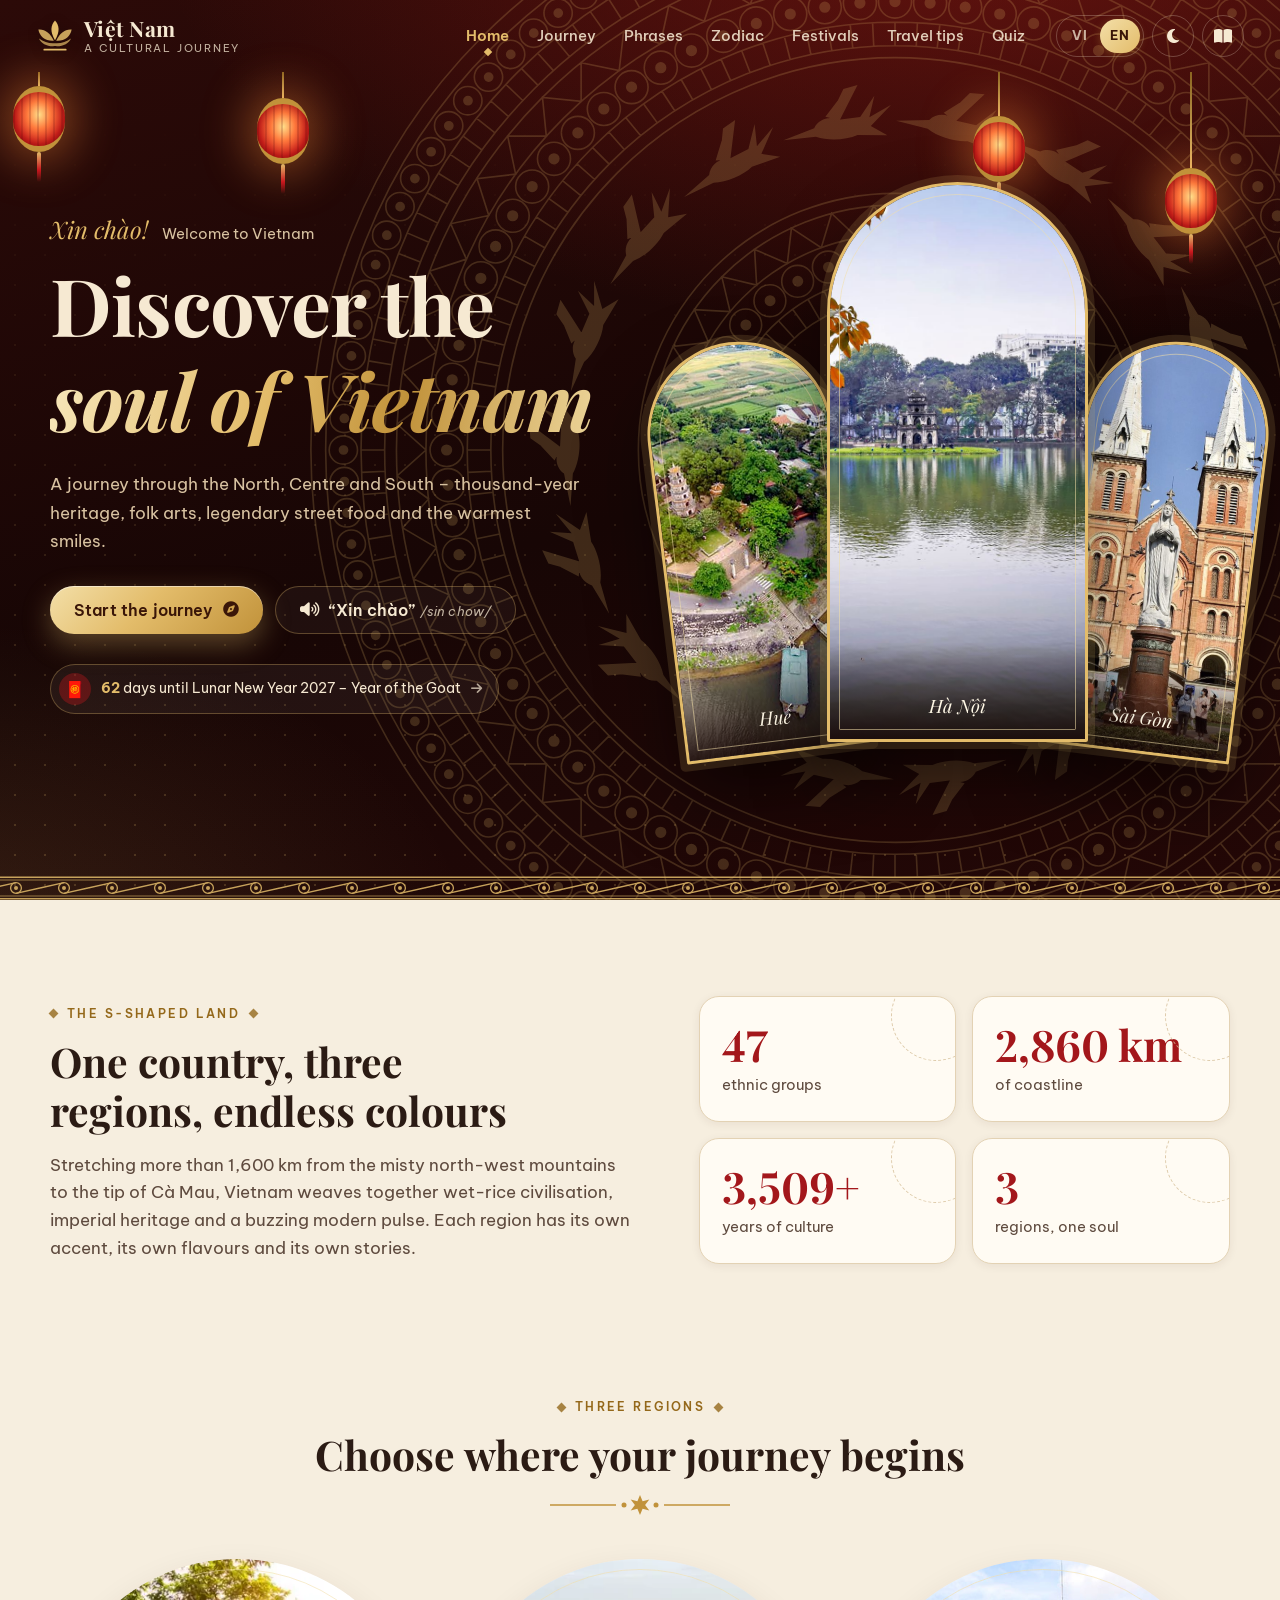
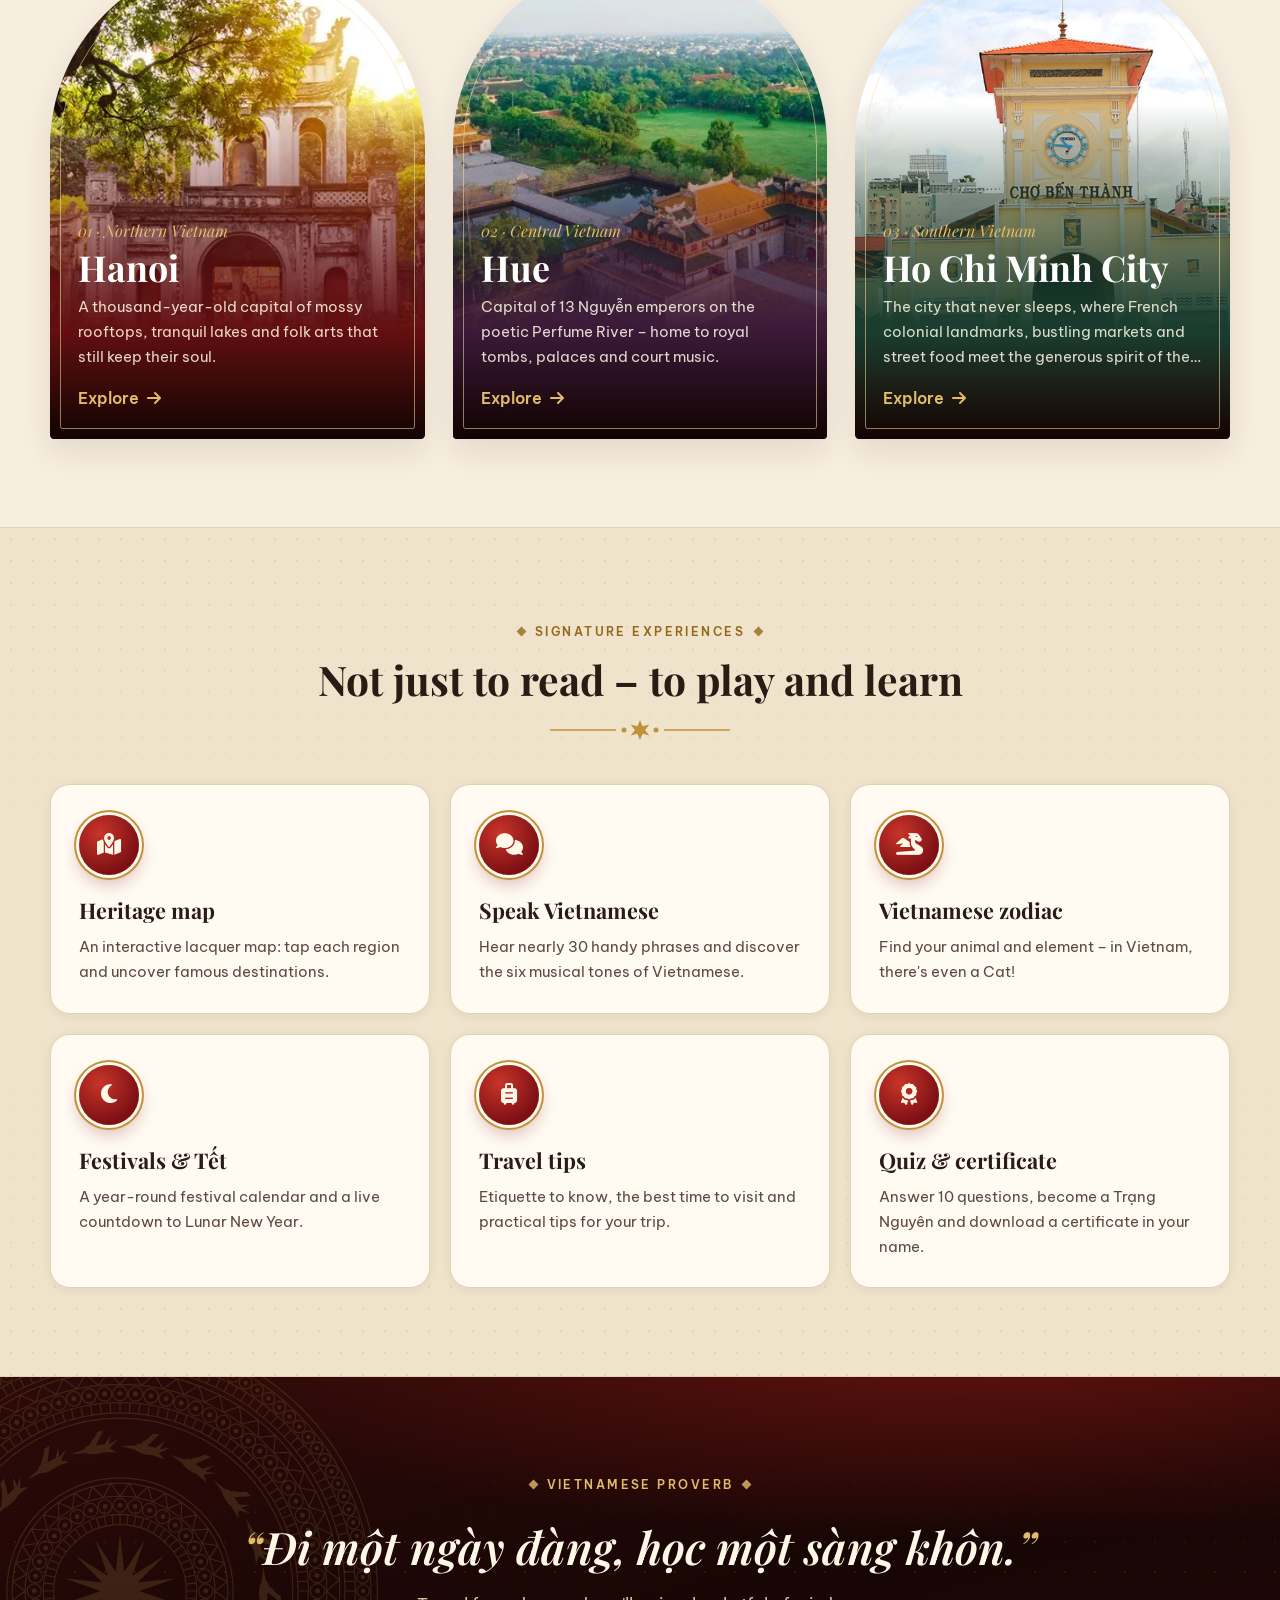
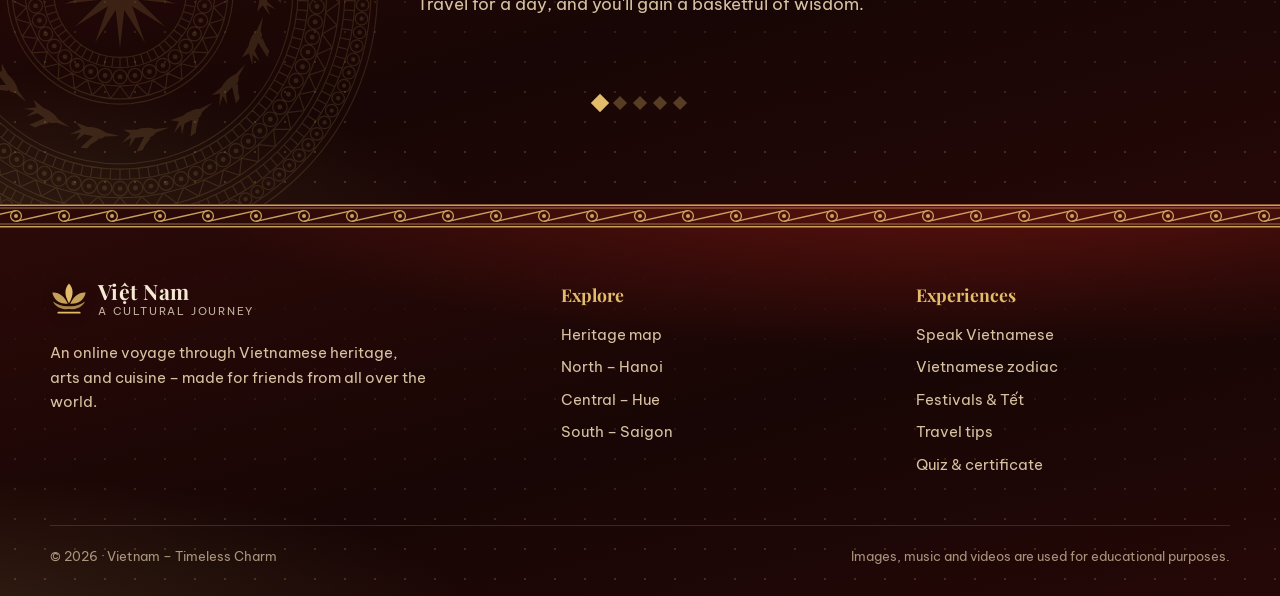
<file: index.html>
<!doctype html>
<html lang="vi">
  <head>
    <meta charset="UTF-8" />
    <meta name="viewport" content="width=device-width, initial-scale=1.0" />
    <meta
      name="description"
      content="Hành trình văn hóa Việt Nam song ngữ Việt – Anh: bản đồ di sản, ba miền Bắc – Trung – Nam, ẩm thực, lễ hội, 12 con giáp và cẩm nang du lịch. A bilingual journey through Vietnamese culture."
    />
    <meta name="theme-color" content="#7E1014" />
    <title>Việt Nam – Hành trình văn hóa</title>

    <!-- Áp dụng ngôn ngữ & giao diện đã lưu trước khi hiển thị (tránh nháy màn hình) -->
    <script>
      (function () {
        var d = document.documentElement, lang = "vi", theme = null;
        try { lang = localStorage.getItem("vn.lang") || (navigator.language || "vi").slice(0, 2); theme = localStorage.getItem("vn.theme"); } catch (e) {}
        d.lang = lang === "en" ? "en" : "vi";
        if (!theme) theme = window.matchMedia && matchMedia("(prefers-color-scheme: dark)").matches ? "dark" : "light";
        d.setAttribute("data-theme", theme);
      })();
    </script>

    <link rel="preconnect" href="https://fonts.googleapis.com" />
    <link rel="preconnect" href="https://fonts.gstatic.com" crossorigin />
    <link
      href="https://fonts.googleapis.com/css2?family=Be+Vietnam+Pro:wght@300;400;500;600;700&family=Playfair+Display:ital,wght@0,500;0,600;0,700;0,800;1,500;1,600;1,700&display=swap"
      rel="stylesheet"
    />
    <link rel="stylesheet" href="https://cdnjs.cloudflare.com/ajax/libs/font-awesome/6.4.0/css/all.min.css" />
    <link rel="stylesheet" href="style.css" />
  </head>
  <body>
    <a class="skip-link" href="#main" data-vi="Bỏ qua, tới nội dung chính" data-en="Skip to main content">Bỏ qua, tới nội dung chính</a>

    <!-- Biểu tượng SVG dùng chung (trống đồng được vẽ bằng script.js) -->
    <svg width="0" height="0" style="position:absolute" aria-hidden="true" focusable="false">
      <defs>
        <symbol id="lotus" viewBox="0 0 64 64">
          <path d="M32 6c7 8 9 18 0 33-9-15-7-25 0-33z" />
          <path d="M30 40C24 27 15 20 4 21c2 12 12 20 26 19z" opacity=".85" />
          <path d="M34 40c6-13 15-20 26-19-2 12-12 20-26 19z" opacity=".85" />
          <path d="M32 44c-9 1-19-2-27-8 4 9 14 14 27 13 13 1 23-4 27-13-8 6-18 9-27 8z" opacity=".7" />
          <path d="M14 55h36" fill="none" stroke="currentColor" stroke-width="3" stroke-linecap="round" />
        </symbol>
        <symbol id="blossom" viewBox="0 0 40 40">
          <g transform="translate(20 20)">
            <ellipse rx="7" ry="10" cy="-9" />
            <ellipse rx="7" ry="10" cy="-9" transform="rotate(72)" />
            <ellipse rx="7" ry="10" cy="-9" transform="rotate(144)" />
            <ellipse rx="7" ry="10" cy="-9" transform="rotate(216)" />
            <ellipse rx="7" ry="10" cy="-9" transform="rotate(288)" />
            <circle r="3.5" fill="#fff3c4" />
          </g>
        </symbol>
      </defs>
    </svg>

    <!-- ===================== THANH ĐIỀU HƯỚNG ===================== -->
    <header class="topbar" id="topbar">
      <a class="brand" href="#/home" aria-label="Việt Nam – Trang chủ">
        <svg class="brand-mark" aria-hidden="true"><use href="#lotus" /></svg>
        <span class="brand-text">
          <b>Việt Nam</b>
          <small data-vi="Hành trình văn hóa" data-en="A Cultural Journey">Hành trình văn hóa</small>
        </span>
      </a>

      <nav class="mainnav" id="mainnav" aria-label="Điều hướng chính">
        <a href="#/home" data-nav="home"><span data-vi="Trang chủ" data-en="Home">Trang chủ</span></a>
        <a href="#/map" data-nav="map"><span data-vi="Hành trình" data-en="Journey">Hành trình</span></a>
        <a href="#/phrases" data-nav="phrases"><span data-vi="Tiếng Việt" data-en="Phrases">Tiếng Việt</span></a>
        <a href="#/zodiac" data-nav="zodiac"><span data-vi="Con giáp" data-en="Zodiac">Con giáp</span></a>
        <a href="#/festivals" data-nav="festivals"><span data-vi="Lễ hội" data-en="Festivals">Lễ hội</span></a>
        <a href="#/tips" data-nav="tips"><span data-vi="Cẩm nang" data-en="Travel tips">Cẩm nang</span></a>
        <a href="#/quiz" data-nav="quiz"><span data-vi="Đố vui" data-en="Quiz">Đố vui</span></a>
      </nav>

      <div class="tools">
        <div class="lang-switch" role="group" aria-label="Ngôn ngữ / Language">
          <button type="button" data-lang="vi" lang="vi" title="Tiếng Việt">VI</button>
          <button type="button" data-lang="en" lang="en" title="English">EN</button>
        </div>
        <button type="button" class="icon-btn" id="theme-btn" data-vi-aria="Đổi giao diện sáng / tối" data-en-aria="Toggle light / dark theme">
          <i class="fa-solid fa-moon" aria-hidden="true"></i>
        </button>
        <button type="button" class="icon-btn" id="journal-btn" aria-controls="journal" aria-expanded="false" data-vi-aria="Sổ tay du lịch" data-en-aria="Travel journal">
          <i class="fa-solid fa-book-open" aria-hidden="true"></i>
          <span class="count" id="journal-count" hidden>0</span>
        </button>
        <button type="button" class="icon-btn menu-btn" id="menu-btn" aria-controls="mainnav" aria-expanded="false" data-vi-aria="Mở menu" data-en-aria="Open menu">
          <i class="fa-solid fa-bars" aria-hidden="true"></i>
        </button>
      </div>
    </header>

    <main id="main" tabindex="-1">
      <!-- ===================== TRANG CHỦ ===================== -->
      <section class="view" data-view="home">
        <div class="hero lacquer">
          <div class="hero-drum-wrap" aria-hidden="true">
            <svg class="hero-drum drum" viewBox="0 0 400 400"><use href="#drum" /></svg>
          </div>
          <div class="lanterns" aria-hidden="true">
            <span style="--x: 3%; --h: 14px; --d: 0s"></span>
            <span style="--x: 22%; --h: 26px; --d: -1.4s"></span>
            <span style="--x: 78%; --h: 44px; --d: -2.6s"></span>
            <span style="--x: 93%; --h: 96px; --d: -0.7s"></span>
          </div>

          <div class="container hero-inner">
            <div class="hero-copy">
              <p class="eyebrow">
                <span lang="vi">Xin chào!</span>
                <span data-vi="Chào mừng bạn đến Việt Nam" data-en="Welcome to Vietnam">Chào mừng bạn đến Việt Nam</span>
              </p>
              <h1 class="hero-title">
                <span data-vi="Khám phá" data-en="Discover the">Khám phá</span>
                <em data-vi="hồn Việt" data-en="soul of Vietnam">hồn Việt</em>
              </h1>
              <p class="hero-lead"
                data-vi="Hành trình qua ba miền Bắc – Trung – Nam: di sản nghìn năm, nghệ thuật dân gian, ẩm thực đường phố trứ danh và những nụ cười hiếu khách."
                data-en="A journey through the North, Centre and South – thousand-year heritage, folk arts, legendary street food and the warmest smiles.">
                Hành trình qua ba miền Bắc – Trung – Nam: di sản nghìn năm, nghệ thuật dân gian, ẩm thực đường phố trứ danh và những nụ cười hiếu khách.
              </p>
              <div class="hero-cta">
                <a class="btn btn-gold" href="#/map">
                  <span data-vi="Bắt đầu hành trình" data-en="Start the journey">Bắt đầu hành trình</span>
                  <i class="fa-solid fa-compass" aria-hidden="true"></i>
                </a>
                <button type="button" class="btn btn-ghost-light" data-speak="Xin chào">
                  <i class="fa-solid fa-volume-high" aria-hidden="true"></i>
                  <span><span lang="vi">“Xin chào”</span> <small>/sin chow/</small></span>
                </button>
              </div>
              <a class="tet-chip" href="#/festivals" id="hero-tet">
                <span class="tet-chip-icon" aria-hidden="true">🧧</span>
                <span class="tet-chip-text" data-tet-text></span>
                <i class="fa-solid fa-arrow-right" aria-hidden="true"></i>
              </a>
            </div>

            <div class="hero-art" aria-hidden="true">
              <figure class="arch arch-side arch-left">
                <img src="thien-mu-pagoda.jpg" alt="" />
                <figcaption>Huế</figcaption>
              </figure>
              <figure class="arch arch-main">
                <img src="img/ho-hoan-kiem.jpg" alt="" />
                <figcaption>Hà Nội</figcaption>
              </figure>
              <figure class="arch arch-side arch-right">
                <img src="img/duc-ba.jpg" alt="" />
                <figcaption>Sài Gòn</figcaption>
              </figure>
            </div>
          </div>
          <div class="ds-band" aria-hidden="true"></div>
        </div>

        <!-- Giới thiệu & con số -->
        <section class="intro container">
          <div class="intro-copy reveal">
            <p class="kicker" data-vi="Dải đất hình chữ S" data-en="The S-shaped land">Dải đất hình chữ S</p>
            <h2 class="sec-title" data-vi="Một đất nước, ba miền, muôn sắc thái" data-en="One country, three regions, endless colours">Một đất nước, ba miền, muôn sắc thái</h2>
            <p
              data-vi="Trải dài hơn 1.600 km từ núi rừng Tây Bắc đến mũi Cà Mau, Việt Nam là nơi giao hòa giữa văn minh lúa nước, di sản cung đình và nhịp sống sôi động hiện đại. Mỗi miền mang một giọng nói, một hương vị và một câu chuyện riêng."
              data-en="Stretching more than 1,600 km from the misty north-west mountains to the tip of Cà Mau, Vietnam weaves together wet-rice civilisation, imperial heritage and a buzzing modern pulse. Each region has its own accent, its own flavours and its own stories.">
              Trải dài hơn 1.600 km từ núi rừng Tây Bắc đến mũi Cà Mau, Việt Nam là nơi giao hòa giữa văn minh lúa nước, di sản cung đình và nhịp sống sôi động hiện đại. Mỗi miền mang một giọng nói, một hương vị và một câu chuyện riêng.
            </p>
          </div>
          <dl class="stats reveal">
            <div class="stat"><dt data-count="54">54</dt><dd data-vi="dân tộc anh em" data-en="ethnic groups">dân tộc anh em</dd></div>
            <div class="stat"><dt data-count="3260" data-suffix=" km">3.260 km</dt><dd data-vi="đường bờ biển" data-en="of coastline">đường bờ biển</dd></div>
            <div class="stat"><dt data-count="4000" data-suffix="+">4.000+</dt><dd data-vi="năm văn hiến" data-en="years of culture">năm văn hiến</dd></div>
            <div class="stat"><dt data-count="3">3</dt><dd data-vi="miền – một hồn Việt" data-en="regions, one soul">miền – một hồn Việt</dd></div>
          </dl>
        </section>

        <!-- Ba miền -->
        <section class="section">
          <div class="container">
            <div class="sec-head reveal">
              <p class="kicker" data-vi="Ba miền" data-en="Three regions">Ba miền</p>
              <h2 class="sec-title" data-vi="Chọn điểm khởi hành của bạn" data-en="Choose where your journey begins">Chọn điểm khởi hành của bạn</h2>
              <span class="orn" aria-hidden="true"></span>
            </div>
            <div class="region-cards" id="home-regions"></div>
          </div>
        </section>

        <!-- Trải nghiệm -->
        <section class="section section-alt">
          <div class="container">
            <div class="sec-head reveal">
              <p class="kicker" data-vi="Trải nghiệm đặc sắc" data-en="Signature experiences">Trải nghiệm đặc sắc</p>
              <h2 class="sec-title" data-vi="Không chỉ để xem – còn để chơi và học" data-en="Not just to read – to play and learn">Không chỉ để xem – còn để chơi và học</h2>
              <span class="orn" aria-hidden="true"></span>
            </div>
            <div class="exp-grid">
              <a class="exp-card reveal" href="#/map">
                <span class="exp-icon"><i class="fa-solid fa-map-location-dot"></i></span>
                <h3 data-vi="Bản đồ di sản" data-en="Heritage map">Bản đồ di sản</h3>
                <p data-vi="Bản đồ sơn mài tương tác: chạm vào từng miền và khám phá những điểm đến nổi tiếng." data-en="An interactive lacquer map: tap each region and uncover famous destinations.">Bản đồ sơn mài tương tác: chạm vào từng miền và khám phá những điểm đến nổi tiếng.</p>
              </a>
              <a class="exp-card reveal" href="#/phrases">
                <span class="exp-icon"><i class="fa-solid fa-comments"></i></span>
                <h3 data-vi="Nói tiếng Việt" data-en="Speak Vietnamese">Nói tiếng Việt</h3>
                <p data-vi="Nghe phát âm gần 30 câu nói hữu ích và khám phá 6 thanh điệu của tiếng Việt." data-en="Hear nearly 30 handy phrases and discover the six musical tones of Vietnamese.">Nghe phát âm gần 30 câu nói hữu ích và khám phá 6 thanh điệu của tiếng Việt.</p>
              </a>
              <a class="exp-card reveal" href="#/zodiac">
                <span class="exp-icon"><i class="fa-solid fa-dragon"></i></span>
                <h3 data-vi="12 con giáp" data-en="Vietnamese zodiac">12 con giáp</h3>
                <p data-vi="Bạn tuổi con gì, mệnh gì? Ở Việt Nam có cả… con Mèo!" data-en="Find your animal and element – in Vietnam, there's even a Cat!">Bạn tuổi con gì, mệnh gì? Ở Việt Nam có cả… con Mèo!</p>
              </a>
              <a class="exp-card reveal" href="#/festivals">
                <span class="exp-icon"><i class="fa-solid fa-moon"></i></span>
                <h3 data-vi="Lễ hội & Tết" data-en="Festivals & Tết">Lễ hội & Tết</h3>
                <p data-vi="Lịch lễ hội quanh năm và đồng hồ đếm ngược tới Tết Nguyên Đán." data-en="A year-round festival calendar and a live countdown to Lunar New Year.">Lịch lễ hội quanh năm và đồng hồ đếm ngược tới Tết Nguyên Đán.</p>
              </a>
              <a class="exp-card reveal" href="#/tips">
                <span class="exp-icon"><i class="fa-solid fa-suitcase-rolling"></i></span>
                <h3 data-vi="Cẩm nang du lịch" data-en="Travel tips">Cẩm nang du lịch</h3>
                <p data-vi="Phép lịch sự nên biết, thời điểm đẹp nhất và mẹo thực tế cho chuyến đi." data-en="Etiquette to know, the best time to visit and practical tips for your trip.">Phép lịch sự nên biết, thời điểm đẹp nhất và mẹo thực tế cho chuyến đi.</p>
              </a>
              <a class="exp-card reveal" href="#/quiz">
                <span class="exp-icon"><i class="fa-solid fa-award"></i></span>
                <h3 data-vi="Đố vui & chứng nhận" data-en="Quiz & certificate">Đố vui & chứng nhận</h3>
                <p data-vi="Trả lời 10 câu hỏi, đỗ Trạng Nguyên và nhận chứng nhận mang tên bạn." data-en="Answer 10 questions, become a Trạng Nguyên and download a certificate in your name.">Trả lời 10 câu hỏi, đỗ Trạng Nguyên và nhận chứng nhận mang tên bạn.</p>
              </a>
            </div>
          </div>
        </section>

        <!-- Tục ngữ -->
        <section class="proverb-band lacquer">
          <svg class="proverb-drum drum" viewBox="0 0 400 400" aria-hidden="true"><use href="#drum" /></svg>
          <div class="container proverb-inner">
            <p class="kicker" data-vi="Tục ngữ Việt Nam" data-en="Vietnamese proverb">Tục ngữ Việt Nam</p>
            <blockquote class="proverb" id="proverb" aria-live="polite">
              <p class="proverb-vi" lang="vi"></p>
              <p class="proverb-en" lang="en"></p>
            </blockquote>
            <div class="proverb-dots" id="proverb-dots" role="tablist"></div>
          </div>
        </section>
      </section>

      <!-- ===================== BẢN ĐỒ ===================== -->
      <section class="view" data-view="map" hidden>
        <header class="page-hero lacquer">
          <svg class="ph-drum drum" viewBox="0 0 400 400" aria-hidden="true"><use href="#drum" /></svg>
          <div class="container">
            <p class="kicker" data-vi="Bản đồ di sản" data-en="Heritage map">Bản đồ di sản</p>
            <h1 data-vi="Ba miền – một dải đất hình chữ S" data-en="Three regions, one S-shaped land">Ba miền – một dải đất hình chữ S</h1>
            <p class="lead" data-vi="Di chuột hoặc chạm vào điểm ghim để xem trước, bấm để bước vào từng miền. Những chấm vàng nhỏ là các điểm đến nổi tiếng khác." data-en="Hover or tap a pin to preview, click to step into each region. The small golden dots mark other famous destinations.">Di chuột hoặc chạm vào điểm ghim để xem trước, bấm để bước vào từng miền.</p>
          </div>
          <div class="ds-band" aria-hidden="true"></div>
        </header>
        <div class="container map-layout">
          <div class="map-board">
            <div class="map-stage" id="map-stage"></div>
            <p class="map-legend">
              <span><i class="dot dot-pin"></i> <span data-vi="Ba trung tâm văn hóa" data-en="Three cultural capitals">Ba trung tâm văn hóa</span></span>
              <span><i class="dot dot-gem"></i> <span data-vi="Điểm đến nổi bật" data-en="Must-see destinations">Điểm đến nổi bật</span></span>
            </p>
          </div>
          <aside class="map-panel" id="map-panel" aria-live="polite"></aside>
        </div>
      </section>

      <!-- ===================== BA MIỀN (sinh tự động từ data.js) ===================== -->
      <section class="view region-view" data-view="north" data-region="north" hidden></section>
      <section class="view region-view" data-view="central" data-region="central" hidden></section>
      <section class="view region-view" data-view="south" data-region="south" hidden></section>

      <!-- ===================== KẾT THÚC HÀNH TRÌNH ===================== -->
      <section class="view" data-view="finish" hidden>
        <div class="finish lacquer">
          <div class="lanterns" aria-hidden="true">
            <span style="--x: 8%; --h: 60px; --d: -.4s"></span>
            <span style="--x: 26%; --h: 20px; --d: -1.8s"></span>
            <span style="--x: 74%; --h: 34px; --d: -2.2s"></span>
            <span style="--x: 92%; --h: 84px; --d: -1s"></span>
          </div>
          <div class="finish-card">
            <svg class="finish-drum drum" viewBox="0 0 400 400" aria-hidden="true"><use href="#drum-lite" /></svg>
            <p class="kicker" data-vi="Hành trình hoàn tất" data-en="Journey complete">Hành trình hoàn tất</p>
            <h1 data-vi="Cảm ơn bạn đã đồng hành cùng Việt Nam!" data-en="Thank you for travelling with Vietnam!">Cảm ơn bạn đã đồng hành cùng Việt Nam!</h1>
            <p class="finish-wish"
              data-vi="Chúc chuyến đi của bạn ngập tràn kỷ niệm đẹp, những nụ cười ấm áp và nhiều khám phá văn hóa thú vị. Thượng lộ bình an!"
              data-en="May your journey be filled with beautiful memories, warm smiles and wonderful cultural discoveries. Thượng lộ bình an – safe travels!">
              Chúc chuyến đi của bạn ngập tràn kỷ niệm đẹp, những nụ cười ấm áp và nhiều khám phá văn hóa thú vị. Thượng lộ bình an!
            </p>
            <h2 class="finish-sub" data-vi="Hộ chiếu văn hóa của bạn" data-en="Your culture passport">Hộ chiếu văn hóa của bạn</h2>
            <div class="stamps" data-stamps></div>
            <div class="finish-actions">
              <a class="btn btn-primary" href="#/quiz"><i class="fa-solid fa-award" aria-hidden="true"></i> <span data-vi="Làm đố vui & nhận chứng nhận" data-en="Take the quiz & get your certificate">Làm đố vui & nhận chứng nhận</span></a>
              <a class="btn btn-outline" href="#/map"><i class="fa-solid fa-map" aria-hidden="true"></i> <span data-vi="Về bản đồ" data-en="Back to the map">Về bản đồ</span></a>
              <a class="btn btn-outline" href="#/home"><i class="fa-solid fa-rotate-left" aria-hidden="true"></i> <span data-vi="Về trang chủ" data-en="Start over">Về trang chủ</span></a>
            </div>
          </div>
        </div>
      </section>

      <!-- ===================== TIẾNG VIỆT ===================== -->
      <section class="view" data-view="phrases" hidden>
        <header class="page-hero lacquer">
          <svg class="ph-drum drum" viewBox="0 0 400 400" aria-hidden="true"><use href="#drum" /></svg>
          <div class="container">
            <p class="kicker" data-vi="Sổ tay tiếng Việt" data-en="Vietnamese phrasebook">Sổ tay tiếng Việt</p>
            <h1 data-vi="Nói tiếng Việt như người bản xứ" data-en="Speak Vietnamese like a local">Nói tiếng Việt như người bản xứ</h1>
            <p class="lead" data-vi="Bấm loa để nghe phát âm. Chỉ cần vài câu chào hỏi, bạn sẽ nhận lại những nụ cười thật tươi!" data-en="Tap the speaker to hear each phrase. A few words of Vietnamese will earn you the biggest smiles!">Bấm loa để nghe phát âm.</p>
          </div>
          <div class="ds-band" aria-hidden="true"></div>
        </header>
        <div class="container page-body">
          <p class="voice-warning" id="voice-warning" hidden>
            <i class="fa-solid fa-circle-info" aria-hidden="true"></i>
            <span data-vi="Thiết bị của bạn chưa có giọng đọc tiếng Việt nên phát âm có thể chưa chuẩn. Hãy thử trình duyệt Microsoft Edge hoặc Chrome trên điện thoại." data-en="Your device has no Vietnamese voice installed, so pronunciation may be off. Try Microsoft Edge, or Chrome on a phone.">Thiết bị của bạn chưa có giọng đọc tiếng Việt.</span>
          </p>

          <section class="tones-block reveal">
            <div class="sec-head left">
              <p class="kicker" data-vi="Linh hồn của tiếng Việt" data-en="The music of Vietnamese">Linh hồn của tiếng Việt</p>
              <h2 class="sec-title" data-vi="6 thanh điệu – 6 nghĩa khác nhau" data-en="6 tones – 6 different meanings">6 thanh điệu – 6 nghĩa khác nhau</h2>
              <p class="sec-desc" data-vi="Cùng một âm “ma”, chỉ cần đổi dấu là thành một từ hoàn toàn khác. Bấm vào từng ô để nghe." data-en="The same syllable “ma” becomes a totally different word with each tone mark. Tap a tile to listen.">Cùng một âm “ma”, chỉ cần đổi dấu là thành một từ hoàn toàn khác.</p>
            </div>
            <div class="tones" id="tones"></div>
          </section>

          <section class="phrases-block">
            <div class="phrase-tools">
              <div class="chips" id="phrase-cats" role="tablist"></div>
              <label class="search">
                <i class="fa-solid fa-magnifying-glass" aria-hidden="true"></i>
                <input type="search" id="phrase-search" data-vi-ph="Tìm câu nói…" data-en-ph="Search phrases…" placeholder="Tìm câu nói…" />
              </label>
            </div>
            <div class="phrase-grid" id="phrase-grid"></div>
            <p class="empty" id="phrase-empty" hidden data-vi="Không tìm thấy câu nào phù hợp." data-en="No matching phrases.">Không tìm thấy câu nào phù hợp.</p>
            <p class="footnote" data-vi="* Cách đọc phỏng theo giọng Hà Nội, chỉ mang tính gần đúng." data-en="* Pronunciation guides follow the Hanoi accent and are approximate.">* Cách đọc phỏng theo giọng Hà Nội, chỉ mang tính gần đúng.</p>
          </section>
        </div>
      </section>

      <!-- ===================== CON GIÁP ===================== -->
      <section class="view" data-view="zodiac" hidden>
        <header class="page-hero lacquer">
          <svg class="ph-drum drum" viewBox="0 0 400 400" aria-hidden="true"><use href="#drum" /></svg>
          <div class="container">
            <p class="kicker" data-vi="Thập nhị chi" data-en="The twelve earthly branches">Thập nhị chi</p>
            <h1 data-vi="Bạn tuổi con gì?" data-en="What's your Vietnamese zodiac?">Bạn tuổi con gì?</h1>
            <p class="lead" data-vi="Nhập năm sinh để biết con giáp, can chi và bản mệnh của bạn theo lịch âm Việt Nam." data-en="Enter your birth year to find your animal, your Can Chi name and your element in the Vietnamese lunar calendar.">Nhập năm sinh để biết con giáp, can chi và bản mệnh.</p>
          </div>
          <div class="ds-band" aria-hidden="true"></div>
        </header>
        <div class="container page-body zodiac-layout">
          <div class="zodiac-side">
            <form class="zodiac-form card-soft" id="zodiac-form">
              <label for="zodiac-year" data-vi="Năm sinh của bạn" data-en="Your birth year">Năm sinh của bạn</label>
              <div class="zodiac-input">
                <input id="zodiac-year" type="number" inputmode="numeric" min="1900" max="2100" placeholder="1995" required />
                <button class="btn btn-primary" type="submit"><span data-vi="Xem ngay" data-en="Reveal">Xem ngay</span> <i class="fa-solid fa-wand-magic-sparkles" aria-hidden="true"></i></button>
              </div>
              <p class="hint" data-vi="Năm âm lịch bắt đầu từ Tết (cuối tháng 1 – giữa tháng 2). Nếu sinh trước Tết, bạn thuộc con giáp của năm trước." data-en="The lunar year starts at Tết (late Jan – mid Feb). If you were born before Tết, your animal is that of the previous year.">Năm âm lịch bắt đầu từ Tết.</p>
            </form>
            <div class="zodiac-result" id="zodiac-result" aria-live="polite"></div>
          </div>
          <div class="zodiac-wheel">
            <p class="this-year" id="this-year"></p>
            <div class="zodiac-grid" id="zodiac-grid"></div>
          </div>
        </div>
      </section>

      <!-- ===================== LỄ HỘI ===================== -->
      <section class="view" data-view="festivals" hidden>
        <header class="page-hero lacquer">
          <svg class="ph-drum drum" viewBox="0 0 400 400" aria-hidden="true"><use href="#drum" /></svg>
          <div class="container">
            <p class="kicker" data-vi="Lịch lễ hội" data-en="Festival calendar">Lịch lễ hội</p>
            <h1 data-vi="Một năm rộn ràng lễ hội" data-en="A year full of festivals">Một năm rộn ràng lễ hội</h1>
            <p class="lead" data-vi="Phần lớn lễ hội Việt Nam tính theo lịch âm – hãy xem lễ nào trùng với chuyến đi của bạn." data-en="Most Vietnamese festivals follow the lunar calendar – see which ones match your trip.">Phần lớn lễ hội Việt Nam tính theo lịch âm.</p>
          </div>
          <div class="ds-band" aria-hidden="true"></div>
        </header>
        <div class="container page-body">
          <section class="tet-card reveal" id="tet-card">
            <div class="petals" id="petals" aria-hidden="true"></div>
            <div class="tet-copy">
              <p class="kicker" data-vi="Đếm ngược tới Tết" data-en="Countdown to Tết">Đếm ngược tới Tết</p>
              <h2 id="tet-title"></h2>
              <p class="tet-date" id="tet-date"></p>
            </div>
            <div class="countdown" id="countdown" role="timer">
              <div><b data-cd="d">0</b><span data-vi="ngày" data-en="days">ngày</span></div>
              <div><b data-cd="h">0</b><span data-vi="giờ" data-en="hours">giờ</span></div>
              <div><b data-cd="m">0</b><span data-vi="phút" data-en="mins">phút</span></div>
              <div><b data-cd="s">0</b><span data-vi="giây" data-en="secs">giây</span></div>
            </div>
            <div class="greetings" id="tet-greetings"></div>
          </section>

          <section class="customs reveal">
            <div class="sec-head left">
              <p class="kicker" data-vi="Phong tục ngày Tết" data-en="Tết traditions">Phong tục ngày Tết</p>
              <h2 class="sec-title" data-vi="Năm điều làm nên cái Tết Việt" data-en="Five things that make a Vietnamese Tết">Năm điều làm nên cái Tết Việt</h2>
            </div>
            <div class="customs-grid" id="tet-customs"></div>
          </section>

          <section>
            <div class="sec-head left reveal">
              <p class="kicker" data-vi="Quanh năm" data-en="All year round">Quanh năm</p>
              <h2 class="sec-title" data-vi="Lễ hội tiêu biểu" data-en="Signature festivals">Lễ hội tiêu biểu</h2>
            </div>
            <ol class="timeline" id="festival-list"></ol>
          </section>
        </div>
      </section>

      <!-- ===================== CẨM NANG ===================== -->
      <section class="view" data-view="tips" hidden>
        <header class="page-hero lacquer">
          <svg class="ph-drum drum" viewBox="0 0 400 400" aria-hidden="true"><use href="#drum" /></svg>
          <div class="container">
            <p class="kicker" data-vi="Cẩm nang du lịch" data-en="Travel handbook">Cẩm nang du lịch</p>
            <h1 data-vi="Đi Việt Nam cần biết gì?" data-en="Know before you go">Đi Việt Nam cần biết gì?</h1>
            <p class="lead" data-vi="Phép lịch sự, thời điểm đẹp nhất cho từng miền và những mẹo nhỏ giúp chuyến đi suôn sẻ." data-en="Etiquette, the best season for each region and little tips for a smooth trip.">Phép lịch sự, thời điểm đẹp và mẹo nhỏ.</p>
          </div>
          <div class="ds-band" aria-hidden="true"></div>
        </header>
        <div class="container page-body">
          <section>
            <div class="sec-head left reveal">
              <p class="kicker" data-vi="Phép lịch sự" data-en="Etiquette">Phép lịch sự</p>
              <h2 class="sec-title" data-vi="Nên và không nên" data-en="Do's & don'ts">Nên và không nên</h2>
              <p class="sec-desc" data-vi="Bấm vào thẻ để lật xem giải thích." data-en="Tap a card to flip it.">Bấm vào thẻ để lật xem giải thích.</p>
            </div>
            <div class="flip-grid" id="etiquette"></div>
          </section>

          <section>
            <div class="sec-head left reveal">
              <p class="kicker" data-vi="Thời tiết" data-en="Weather">Thời tiết</p>
              <h2 class="sec-title" data-vi="Thời điểm đẹp nhất cho từng miền" data-en="The best time to visit each region">Thời điểm đẹp nhất cho từng miền</h2>
            </div>
            <div class="season-chart reveal" id="seasons"></div>
            <p class="season-legend">
              <span><i class="sw sw-1"></i> <span data-vi="Lý tưởng" data-en="Ideal">Lý tưởng</span></span>
              <span><i class="sw sw-2"></i> <span data-vi="Khá tốt" data-en="Good">Khá tốt</span></span>
              <span><i class="sw sw-3"></i> <span data-vi="Mưa nhiều / rất nóng" data-en="Rainy / very hot">Mưa nhiều / rất nóng</span></span>
            </p>
          </section>

          <section>
            <div class="sec-head left reveal">
              <p class="kicker" data-vi="Mẹo thực tế" data-en="Practical tips">Mẹo thực tế</p>
              <h2 class="sec-title" data-vi="Bỏ túi trước khi lên đường" data-en="Pocket these before you fly">Bỏ túi trước khi lên đường</h2>
            </div>
            <div class="tip-grid" id="practical"></div>
          </section>
        </div>
      </section>

      <!-- ===================== ĐỐ VUI ===================== -->
      <section class="view" data-view="quiz" hidden>
        <header class="page-hero lacquer">
          <svg class="ph-drum drum" viewBox="0 0 400 400" aria-hidden="true"><use href="#drum" /></svg>
          <div class="container">
            <p class="kicker" data-vi="Khoa thi văn hóa" data-en="The culture exam">Khoa thi văn hóa</p>
            <h1 data-vi="Bạn hiểu Việt Nam đến đâu?" data-en="How well do you know Vietnam?">Bạn hiểu Việt Nam đến đâu?</h1>
            <p class="lead" data-vi="Như sĩ tử xưa ở Văn Miếu: trả lời 10 câu hỏi để đỗ Trạng Nguyên và nhận chứng nhận mang tên bạn." data-en="Like the scholars of old at the Temple of Literature: answer 10 questions to become a Trạng Nguyên and earn a certificate in your name.">Trả lời 10 câu hỏi để đỗ Trạng Nguyên.</p>
          </div>
          <div class="ds-band" aria-hidden="true"></div>
        </header>
        <div class="container page-body">
          <div class="quiz-box" id="quiz-box" aria-live="polite"></div>
        </div>
      </section>
    </main>

    <!-- ===================== CHÂN TRANG ===================== -->
    <footer class="site-footer lacquer">
      <div class="ds-band" aria-hidden="true"></div>
      <div class="container footer-inner">
        <div class="footer-brand">
          <a class="brand" href="#/home">
            <svg class="brand-mark" aria-hidden="true"><use href="#lotus" /></svg>
            <span class="brand-text"><b>Việt Nam</b><small data-vi="Hành trình văn hóa" data-en="A Cultural Journey">Hành trình văn hóa</small></span>
          </a>
          <p data-vi="Một chuyến du hành trực tuyến qua di sản, nghệ thuật và ẩm thực Việt – dành tặng những người bạn bốn phương." data-en="An online voyage through Vietnamese heritage, arts and cuisine – made for friends from all over the world.">Một chuyến du hành trực tuyến qua di sản, nghệ thuật và ẩm thực Việt.</p>
        </div>
        <nav class="footer-col" aria-label="Khám phá">
          <h3 data-vi="Khám phá" data-en="Explore">Khám phá</h3>
          <a href="#/map" data-vi="Bản đồ di sản" data-en="Heritage map">Bản đồ di sản</a>
          <a href="#/north" data-vi="Miền Bắc – Hà Nội" data-en="North – Hanoi">Miền Bắc – Hà Nội</a>
          <a href="#/central" data-vi="Miền Trung – Huế" data-en="Central – Hue">Miền Trung – Huế</a>
          <a href="#/south" data-vi="Miền Nam – Sài Gòn" data-en="South – Saigon">Miền Nam – Sài Gòn</a>
        </nav>
        <nav class="footer-col" aria-label="Trải nghiệm">
          <h3 data-vi="Trải nghiệm" data-en="Experiences">Trải nghiệm</h3>
          <a href="#/phrases" data-vi="Nói tiếng Việt" data-en="Speak Vietnamese">Nói tiếng Việt</a>
          <a href="#/zodiac" data-vi="12 con giáp" data-en="Vietnamese zodiac">12 con giáp</a>
          <a href="#/festivals" data-vi="Lễ hội & Tết" data-en="Festivals & Tết">Lễ hội & Tết</a>
          <a href="#/tips" data-vi="Cẩm nang du lịch" data-en="Travel tips">Cẩm nang du lịch</a>
          <a href="#/quiz" data-vi="Đố vui & chứng nhận" data-en="Quiz & certificate">Đố vui & chứng nhận</a>
        </nav>
      </div>
      <p class="footer-note container">
        <span>© 2026 · <span data-vi="Việt Nam – Vẻ đẹp vượt thời gian" data-en="Vietnam – Timeless Charm">Việt Nam – Vẻ đẹp vượt thời gian</span></span>
        <span data-vi="Hình ảnh, âm nhạc và video dùng cho mục đích giáo dục." data-en="Images, music and videos are used for educational purposes.">Hình ảnh, âm nhạc và video dùng cho mục đích giáo dục.</span>
      </p>
    </footer>

    <!-- ===================== TRÌNH PHÁT NHẠC ===================== -->
    <div class="player" id="player" hidden>
      <div class="player-disc" id="player-disc" aria-hidden="true">
        <svg class="drum" viewBox="0 0 400 400"><use href="#drum-lite" /></svg>
      </div>
      <div class="player-info">
        <span class="player-title" id="track-title"></span>
        <span class="player-sub" id="track-subtitle"></span>
      </div>
      <button type="button" class="player-btn" id="toggle-audio-btn" data-vi-aria="Tạm dừng nhạc" data-en-aria="Pause music">
        <i class="fa-solid fa-play" aria-hidden="true"></i>
      </button>
    </div>

    <!-- ===================== SỔ TAY DU LỊCH ===================== -->
    <div class="scrim" id="scrim" hidden></div>
    <aside class="drawer" id="journal" aria-labelledby="journal-title" aria-hidden="true">
      <div class="drawer-head">
        <h2 id="journal-title"><i class="fa-solid fa-book-open" aria-hidden="true"></i> <span data-vi="Sổ tay du lịch" data-en="Travel journal">Sổ tay du lịch</span></h2>
        <button type="button" class="icon-btn" id="journal-close" data-vi-aria="Đóng" data-en-aria="Close"><i class="fa-solid fa-xmark" aria-hidden="true"></i></button>
      </div>
      <div class="drawer-body">
        <section>
          <h3 class="drawer-sub">
            <span data-vi="Hộ chiếu văn hóa" data-en="Culture passport">Hộ chiếu văn hóa</span>
            <span class="pill" id="stamp-progress">0/4</span>
          </h3>
          <p class="drawer-hint" data-vi="Ghé thăm mỗi miền và hoàn thành bài đố vui để nhận đủ 4 con dấu." data-en="Visit each region and finish the quiz to collect all 4 stamps.">Ghé thăm mỗi miền và hoàn thành bài đố vui để nhận đủ 4 con dấu.</p>
          <div class="stamps stamps-sm" data-stamps></div>
        </section>
        <section>
          <h3 class="drawer-sub">
            <span data-vi="Địa điểm & món ăn đã lưu" data-en="Saved places & dishes">Địa điểm & món ăn đã lưu</span>
          </h3>
          <ul class="saved-list" id="saved-list"></ul>
          <p class="drawer-hint" id="saved-empty" data-vi="Bấm ♡ trên các thẻ để lưu những nơi và món ăn bạn muốn thử." data-en="Tap ♡ on any card to save the places and dishes you want to try.">Bấm ♡ trên các thẻ để lưu những nơi và món ăn bạn muốn thử.</p>
        </section>
      </div>
      <div class="drawer-foot">
        <button type="button" class="btn btn-outline btn-sm" id="saved-print"><i class="fa-solid fa-print" aria-hidden="true"></i> <span data-vi="In danh sách" data-en="Print list">In danh sách</span></button>
        <button type="button" class="btn btn-text btn-sm" id="saved-clear"><i class="fa-solid fa-trash-can" aria-hidden="true"></i> <span data-vi="Xóa tất cả" data-en="Clear all">Xóa tất cả</span></button>
      </div>
    </aside>

    <!-- ===================== XEM ẢNH LỚN ===================== -->
    <div class="lightbox" id="lightbox" role="dialog" aria-modal="true" aria-labelledby="lb-title" hidden>
      <button type="button" class="lb-btn lb-close" id="lb-close" data-vi-aria="Đóng" data-en-aria="Close"><i class="fa-solid fa-xmark" aria-hidden="true"></i></button>
      <button type="button" class="lb-btn lb-prev" id="lb-prev" data-vi-aria="Ảnh trước" data-en-aria="Previous"><i class="fa-solid fa-chevron-left" aria-hidden="true"></i></button>
      <figure class="lb-figure">
        <img id="lb-img" alt="" />
        <figcaption>
          <h3 id="lb-title"></h3>
          <p id="lb-desc"></p>
          <span class="lb-count" id="lb-count"></span>
        </figcaption>
      </figure>
      <button type="button" class="lb-btn lb-next" id="lb-next" data-vi-aria="Ảnh sau" data-en-aria="Next"><i class="fa-solid fa-chevron-right" aria-hidden="true"></i></button>
    </div>

    <div class="toast" id="toast" role="status" aria-live="polite"></div>

    <!-- Nhạc nền từng miền -->
    <audio id="audio-north" loop preload="none" src="media/north.mp3"></audio>
    <audio id="audio-central" loop preload="none" src="media/central.mp3"></audio>
    <audio id="audio-south" loop preload="none" src="media/south.mp3"></audio>

    <script src="map-data.js"></script>
    <script src="data.js"></script>
    <script src="script.js"></script>
  </body>
</html>
</file>
<file: style.css>
/* =====================================================================
   VIỆT NAM – HÀNH TRÌNH VĂN HÓA
   Ngôn ngữ thiết kế: sơn mài đỏ son · vàng thếp · giấy dó · trống đồng Đông Sơn
   ===================================================================== */

/* ---------- 1. BIẾN MÀU & KIỂU CHỮ ---------- */
:root {
  --paper: #f6eedf;
  --paper-2: #efe3cc;
  --paper-3: #e6d5b5;
  --surface: #fffbf3;
  --surface-2: #fbf4e6;
  --ink: #2b1b14;
  --ink-2: #5e4a3e;
  --ink-3: #8a7564;
  --line: #e3d2b4;
  --line-2: #d6c09a;

  --lacquer: #a3171b;
  --lacquer-2: #7e1014;
  --gold: #c1923a;
  --gold-2: #e3bc6a;
  --gold-3: #f3dfa8;
  --gold-ink: #94681a;
  --jade: #1f6b52;
  --hue: #5b2a63;
  --ok: #2f7d4f;
  --bad: #b3261e;

  --accent: var(--lacquer);
  --accent-soft: #f7e1dc;

  /* nền sơn mài (luôn tối, không đổi theo giao diện) */
  --lq-text: #f6e9d2;
  --lq-muted: #d8c2a1;
  --lq-gold: #e3bc6a;
  --lq-line: rgba(227, 188, 106, 0.32);

  --shadow-sm: 0 2px 10px rgba(60, 30, 10, 0.07);
  --shadow: 0 12px 32px rgba(60, 30, 10, 0.1);
  --shadow-lg: 0 28px 64px rgba(40, 15, 5, 0.22);
  --radius: 20px;
  --radius-sm: 12px;

  --font-display: "Playfair Display", "Times New Roman", Georgia, serif;
  --font-body: "Be Vietnam Pro", "Segoe UI", system-ui, sans-serif;
  --header-h: 72px;
  --ease: cubic-bezier(0.2, 0.7, 0.2, 1);
  --gutter: clamp(16px, 4vw, 40px);

  color-scheme: light;
}

[data-theme="dark"] {
  --paper: #140b09;
  --paper-2: #1c110d;
  --paper-3: #2a1813;
  --surface: #211511;
  --surface-2: #2a1a15;
  --ink: #f3e6d0;
  --ink-2: #cdb9a0;
  --ink-3: #a08b76;
  --line: #3b281f;
  --line-2: #4d3528;

  --lacquer: #e25a4c;
  --lacquer-2: #c43f33;
  --gold: #e3bc6a;
  --gold-2: #f0cf85;
  --gold-ink: #e3bc6a;
  --jade: #5cc398;
  --hue: #c08acb;
  --ok: #5cc398;
  --bad: #f07466;
  --accent-soft: rgba(226, 90, 76, 0.14);

  --shadow-sm: 0 2px 10px rgba(0, 0, 0, 0.3);
  --shadow: 0 12px 32px rgba(0, 0, 0, 0.35);
  --shadow-lg: 0 28px 64px rgba(0, 0, 0, 0.5);
  color-scheme: dark;
}

/* Màu nhấn riêng từng miền */
[data-region="north"] { --accent: #a3171b; --accent-soft: #f7e1dc; }
[data-region="central"] { --accent: #5b2a63; --accent-soft: #eee1ef; }
[data-region="south"] { --accent: #1f6b52; --accent-soft: #dceee5; }
[data-theme="dark"] [data-region="north"] { --accent: #e25a4c; --accent-soft: rgba(226, 90, 76, 0.15); }
[data-theme="dark"] [data-region="central"] { --accent: #c08acb; --accent-soft: rgba(192, 138, 203, 0.15); }
[data-theme="dark"] [data-region="south"] { --accent: #5cc398; --accent-soft: rgba(92, 195, 152, 0.15); }

/* ---------- 2. NỀN TẢNG ---------- */
*, *::before, *::after { box-sizing: border-box; }
[hidden] { display: none !important; }

html { scroll-behavior: smooth; -webkit-text-size-adjust: 100%; }
body {
  margin: 0;
  font-family: var(--font-body);
  font-size: 16px;
  line-height: 1.65;
  color: var(--ink);
  background: var(--paper);
  overflow-x: hidden;
  -webkit-font-smoothing: antialiased;
  transition: background-color 0.3s ease, color 0.3s ease;
}
/* vân giấy dó */
body::before {
  content: "";
  position: fixed;
  inset: 0;
  z-index: -1;
  pointer-events: none;
  opacity: 0.5;
  background-image: url("data:image/svg+xml,%3Csvg xmlns='http://www.w3.org/2000/svg' width='240' height='240'%3E%3Cfilter id='n'%3E%3CfeTurbulence type='fractalNoise' baseFrequency='.85' numOctaves='3' stitchTiles='stitch'/%3E%3CfeColorMatrix values='0 0 0 0 .45 0 0 0 0 .32 0 0 0 0 .18 0 0 0 .09 0'/%3E%3C/filter%3E%3Crect width='100%25' height='100%25' filter='url(%23n)'/%3E%3C/svg%3E");
}
[data-theme="dark"] body::before { opacity: 0.35; }

img, svg, video, canvas { display: block; max-width: 100%; }
a { color: inherit; text-decoration: none; }
button, input { font: inherit; color: inherit; }
button { cursor: pointer; background: none; border: 0; padding: 0; }
h1, h2, h3, h4, p, figure, blockquote, ol, ul, dl, dd { margin: 0; }
ol, ul { padding: 0; list-style: none; }
:focus-visible { outline: 3px solid var(--gold-2); outline-offset: 3px; border-radius: 6px; }
::selection { background: var(--gold-3); color: #2b1b14; }

.skip-link {
  position: fixed; left: 16px; top: -60px; z-index: 200;
  background: var(--gold-2); color: #2b1b14; padding: 10px 16px; border-radius: 10px; font-weight: 600;
  transition: top 0.2s;
}
.skip-link:focus { top: 12px; }

.container { width: min(1180px, 100% - 2 * var(--gutter)); margin-inline: auto; }
main { display: block; outline: none; }

/* ---------- 3. CHỮ & TIÊU ĐỀ ---------- */
.kicker {
  display: inline-flex; align-items: center; gap: 10px;
  font: 600 0.76rem/1.2 var(--font-body);
  letter-spacing: 0.2em; text-transform: uppercase;
  color: var(--gold-ink);
}
.kicker::before, .kicker::after {
  content: ""; width: 7px; height: 7px; background: currentColor; transform: rotate(45deg); opacity: 0.8;
}
.lacquer .kicker { color: var(--lq-gold); }

.sec-head { text-align: center; max-width: 720px; margin: 0 auto 44px; }
.sec-head.left { text-align: left; margin-left: 0; margin-bottom: 30px; }
.sec-title {
  font-family: var(--font-display);
  font-weight: 700;
  font-size: clamp(1.75rem, 3.2vw, 2.55rem);
  line-height: 1.2;
  margin-top: 12px;
  color: var(--ink);
  text-wrap: balance;
}
.sec-desc { margin-top: 10px; color: var(--ink-2); max-width: 640px; }
.orn {
  display: block; width: 180px; height: 20px; margin: 16px auto 0;
  background: var(--gold);
  -webkit-mask: url("data:image/svg+xml,%3Csvg xmlns='http://www.w3.org/2000/svg' viewBox='0 0 180 20'%3E%3Cpath d='M0 10h66M114 10h66' stroke='black' stroke-width='1.4'/%3E%3Cpath d='M90 0l2.6 6.2 6.7-1.6-4.2 5.4 4.2 5.4-6.7-1.6L90 20l-2.6-6.2-6.7 1.6 4.2-5.4-4.2-5.4 6.7 1.6z'/%3E%3Ccircle cx='74' cy='10' r='2.5'/%3E%3Ccircle cx='106' cy='10' r='2.5'/%3E%3C/svg%3E") center / contain no-repeat;
  mask: url("data:image/svg+xml,%3Csvg xmlns='http://www.w3.org/2000/svg' viewBox='0 0 180 20'%3E%3Cpath d='M0 10h66M114 10h66' stroke='black' stroke-width='1.4'/%3E%3Cpath d='M90 0l2.6 6.2 6.7-1.6-4.2 5.4 4.2 5.4-6.7-1.6L90 20l-2.6-6.2-6.7 1.6 4.2-5.4-4.2-5.4 6.7 1.6z'/%3E%3Ccircle cx='74' cy='10' r='2.5'/%3E%3Ccircle cx='106' cy='10' r='2.5'/%3E%3C/svg%3E") center / contain no-repeat;
}

/* ---------- 4. NÚT BẤM ---------- */
.btn {
  display: inline-flex; align-items: center; justify-content: center; gap: 10px;
  min-height: 48px; padding: 12px 24px; border-radius: 999px;
  font-weight: 600; font-size: 0.97rem; line-height: 1.2; letter-spacing: 0.01em;
  transition: transform 0.25s var(--ease), box-shadow 0.25s var(--ease), background-color 0.25s, color 0.25s, border-color 0.25s;
  white-space: nowrap;
}
.btn:hover { transform: translateY(-2px); }
.btn:disabled { opacity: 0.45; cursor: not-allowed; transform: none; }
.btn:active { transform: translateY(0); }
.btn-sm { min-height: 38px; padding: 8px 16px; font-size: 0.88rem; }
.btn-primary { background: var(--accent); color: #fff; box-shadow: 0 8px 20px color-mix(in srgb, var(--accent) 35%, transparent); }
[data-theme="dark"] .btn-primary { color: #1a0d0a; }
.btn-primary:hover { box-shadow: 0 12px 28px color-mix(in srgb, var(--accent) 45%, transparent); }
.btn-gold {
  background: linear-gradient(135deg, #f3dfa8, #e3bc6a 45%, #c1923a);
  color: #3a1608; box-shadow: 0 10px 28px rgba(227, 188, 106, 0.35), inset 0 1px 0 rgba(255, 255, 255, 0.5);
}
.btn-gold:hover { box-shadow: 0 14px 34px rgba(227, 188, 106, 0.5), inset 0 1px 0 rgba(255, 255, 255, 0.5); }
.btn-ghost-light { color: var(--lq-text); border: 1px solid var(--lq-line); background: rgba(255, 255, 255, 0.04); }
.btn-ghost-light:hover { background: rgba(255, 255, 255, 0.1); border-color: var(--lq-gold); }
.btn-ghost-light small { opacity: 0.75; font-weight: 400; font-style: italic; }
.btn-outline { border: 1.5px solid var(--accent); color: var(--accent); background: transparent; }
.btn-outline:hover { background: var(--accent-soft); }
.btn-text { color: var(--ink-2); }
.btn-text:hover { color: var(--bad); }

.icon-btn {
  position: relative; display: inline-grid; place-items: center;
  width: 42px; height: 42px; border-radius: 50%;
  border: 1px solid currentColor; border-color: color-mix(in srgb, currentColor 25%, transparent);
  transition: background-color 0.2s, border-color 0.2s, transform 0.2s;
}
.icon-btn:hover { background: color-mix(in srgb, currentColor 10%, transparent); border-color: color-mix(in srgb, currentColor 50%, transparent); }
.icon-btn .count {
  position: absolute; top: -4px; right: -4px; min-width: 20px; height: 20px; padding: 0 5px;
  display: grid; place-items: center; border-radius: 999px;
  background: var(--lq-gold); color: #3a1608; font-size: 0.7rem; font-weight: 700; line-height: 1;
  box-shadow: 0 0 0 2px var(--paper);
}
.icon-btn .count.bump { animation: bump 0.45s var(--ease); }
@keyframes bump { 40% { transform: scale(1.4); } }

/* ---------- 5. THANH ĐIỀU HƯỚNG ---------- */
.topbar {
  position: fixed; inset: 0 0 auto 0; z-index: 60;
  height: var(--header-h);
  display: flex; align-items: center; gap: 18px;
  padding: 0 clamp(16px, 3vw, 36px);
  color: var(--lq-text);
  transition: background-color 0.35s, box-shadow 0.35s, color 0.35s, backdrop-filter 0.35s;
}
.topbar.is-solid {
  background: rgba(246, 238, 223, 0.9);
  background: color-mix(in srgb, var(--paper) 90%, transparent);
  -webkit-backdrop-filter: blur(14px) saturate(1.3);
  backdrop-filter: blur(14px) saturate(1.3);
  color: var(--ink);
  box-shadow: 0 1px 0 var(--line), 0 10px 30px rgba(40, 15, 5, 0.06);
}
.brand { display: inline-flex; align-items: center; gap: 10px; flex: none; }
.brand-mark { width: 38px; height: 38px; color: var(--lq-gold); fill: currentColor; filter: drop-shadow(0 2px 6px rgba(0, 0, 0, 0.25)); }
.topbar.is-solid .brand-mark { color: var(--lacquer); filter: none; }
.brand-text { display: flex; flex-direction: column; line-height: 1.1; }
.brand-text b { font-family: var(--font-display); font-size: 1.32rem; font-weight: 700; letter-spacing: 0.02em; }
.brand-text small { font-size: 0.7rem; letter-spacing: 0.16em; text-transform: uppercase; opacity: 0.75; margin-top: 2px; }

.mainnav { display: flex; align-items: center; gap: 2px; margin-left: auto; }
.mainnav a {
  position: relative; padding: 8px 13px; border-radius: 999px;
  font-size: 0.92rem; font-weight: 500; opacity: 0.88;
  transition: background-color 0.2s, opacity 0.2s, color 0.2s;
}
.mainnav a:hover { opacity: 1; background: color-mix(in srgb, currentColor 9%, transparent); }
.mainnav a[aria-current="page"] { opacity: 1; color: var(--lq-gold); font-weight: 600; }
.topbar.is-solid .mainnav a[aria-current="page"] { color: var(--lacquer); }
.mainnav a[aria-current="page"]::after {
  content: ""; position: absolute; left: 50%; bottom: 1px; width: 6px; height: 6px;
  background: currentColor; transform: translateX(-50%) rotate(45deg);
}

.tools { display: flex; align-items: center; gap: 8px; flex: none; }
.lang-switch {
  display: inline-flex; padding: 3px; border-radius: 999px;
  border: 1px solid color-mix(in srgb, currentColor 25%, transparent);
}
.lang-switch button {
  min-width: 40px; height: 34px; padding: 0 10px; border-radius: 999px;
  font-size: 0.8rem; font-weight: 700; letter-spacing: 0.06em; opacity: 0.75;
  transition: background-color 0.2s, color 0.2s, opacity 0.2s;
}
.lang-switch button[aria-pressed="true"] { opacity: 1; background: linear-gradient(135deg, #f3dfa8, #e3bc6a); color: #3a1608; box-shadow: 0 2px 8px rgba(193, 146, 58, 0.35); }
.menu-btn { display: none; }

/* ---------- 6. NỀN SƠN MÀI · HOA VĂN · ĐÈN LỒNG ---------- */
.lacquer {
  position: relative;
  color: var(--lq-text);
  background:
    radial-gradient(110% 80% at 78% -10%, rgba(196, 34, 26, 0.42), transparent 60%),
    radial-gradient(70% 60% at -5% 105%, rgba(227, 188, 106, 0.13), transparent 60%),
    linear-gradient(165deg, #2c0a08 0%, #170605 55%, #240807 100%);
  isolation: isolate;
}
.lacquer::before {
  content: ""; position: absolute; inset: 0; z-index: -1; pointer-events: none;
  background-image: radial-gradient(rgba(227, 188, 106, 0.2) 1px, transparent 1.6px);
  background-size: 30px 30px;
  -webkit-mask-image: linear-gradient(180deg, transparent 10%, #000 90%);
  mask-image: linear-gradient(180deg, transparent 10%, #000 90%);
}

/* dải hoa văn trống đồng Đông Sơn */
.ds-band {
  position: absolute; left: 0; right: 0; bottom: 0; height: 24px;
  background: var(--lq-gold); opacity: 0.85;
  -webkit-mask: url("data:image/svg+xml,%3Csvg xmlns='http://www.w3.org/2000/svg' width='48' height='24' viewBox='0 0 48 24'%3E%3Cg fill='none' stroke='black'%3E%3Cpath d='M0 1.2H48M0 22.8H48' stroke-width='1.6'/%3E%3Cpath d='M0 4H48M0 20H48' stroke-width='.7'/%3E%3Cpath d='M0 12L24 6.6M24 17.4L48 12' stroke-width='1.3'/%3E%3Ccircle cx='24' cy='12' r='5.4' stroke-width='1.3'/%3E%3C/g%3E%3Ccircle cx='24' cy='12' r='2'/%3E%3C/svg%3E") repeat-x center / 48px 24px;
  mask: url("data:image/svg+xml,%3Csvg xmlns='http://www.w3.org/2000/svg' width='48' height='24' viewBox='0 0 48 24'%3E%3Cg fill='none' stroke='black'%3E%3Cpath d='M0 1.2H48M0 22.8H48' stroke-width='1.6'/%3E%3Cpath d='M0 4H48M0 20H48' stroke-width='.7'/%3E%3Cpath d='M0 12L24 6.6M24 17.4L48 12' stroke-width='1.3'/%3E%3Ccircle cx='24' cy='12' r='5.4' stroke-width='1.3'/%3E%3C/g%3E%3Ccircle cx='24' cy='12' r='2'/%3E%3C/svg%3E") repeat-x center / 48px 24px;
}
.site-footer .ds-band { top: 0; bottom: auto; }

/* trống đồng (vẽ bằng script.js) */
.drum { fill: none; stroke: currentColor; stroke-width: 0.9; overflow: visible; }

/* đèn lồng Hội An */
.lanterns { position: absolute; inset: var(--header-h) 0 auto 0; height: 0; z-index: 1; pointer-events: none; }
.lanterns span {
  position: absolute; top: 0; left: var(--x); width: 2px; height: var(--h);
  background: linear-gradient(#8a6420, #e3bc6a);
  transform-origin: top center;
  animation: sway 5.5s ease-in-out infinite alternate; animation-delay: var(--d);
}
.lanterns span::before {
  content: ""; position: absolute; top: 100%; left: 50%; width: 52px; height: 66px; transform: translateX(-50%);
  border-radius: 50% / 46%;
  background:
    repeating-linear-gradient(90deg, rgba(90, 10, 10, 0.18) 0 2px, transparent 2px 8px),
    radial-gradient(ellipse at 50% 42%, #ffdf8a 0%, #ff7a3d 32%, #d0201c 66%, #7a0b0e 100%);
  border-top: 6px solid #c1923a; border-bottom: 6px solid #c1923a;
  box-shadow: 0 0 46px 10px rgba(255, 140, 60, 0.42), inset 0 0 12px rgba(80, 0, 0, 0.4);
}
.lanterns span::after {
  content: ""; position: absolute; top: calc(100% + 66px); left: 50%; width: 4px; height: 30px; transform: translateX(-50%);
  background: linear-gradient(#e3bc6a, #c8161d 60%, transparent);
  border-radius: 2px;
}
@keyframes sway { from { transform: rotate(-3.5deg); } to { transform: rotate(3.5deg); } }
@keyframes spin { to { transform: rotate(360deg); } }

/* ---------- 7. TRANG CHỦ · HERO ---------- */
.hero {
  position: relative; overflow: hidden;
  min-height: max(640px, 100svh);
  display: flex; align-items: center;
  padding: calc(var(--header-h) + 48px) 0 96px;
}
.hero-drum-wrap {
  position: absolute; z-index: 0; top: 50%; right: -16vw;
  width: min(1180px, 100vw); aspect-ratio: 1; transform: translateY(-50%);
  color: var(--lq-gold); opacity: 0.2; pointer-events: none;
}
.hero-drum { width: 100%; height: 100%; stroke-width: 0.55; animation: spin 300s linear infinite; }
.hero-inner { position: relative; z-index: 2; display: grid; grid-template-columns: 1.05fr 1fr; gap: clamp(28px, 5vw, 64px); align-items: center; }
.eyebrow { display: flex; flex-wrap: wrap; align-items: baseline; gap: 4px 14px; font-size: 0.95rem; color: var(--lq-muted); }
.eyebrow [lang="vi"] { font-family: var(--font-display); font-style: italic; font-size: 1.5rem; color: var(--lq-gold); }
.hero-title {
  font-family: var(--font-display); font-weight: 700;
  font-size: clamp(2.7rem, 6.2vw, 5.4rem); line-height: 1.12; letter-spacing: -0.01em;
  margin: 10px 0 22px; text-wrap: balance;
}
.hero-title em {
  display: block; font-style: italic; padding: 0.08em 0 0.06em;
  background: linear-gradient(100deg, #f7e7bb 0%, #e3bc6a 38%, #c1923a 62%, #f3dfa8 100%);
  -webkit-background-clip: text; background-clip: text; color: transparent;
}
.hero-lead { max-width: 540px; font-size: 1.08rem; color: var(--lq-muted); }
.hero-cta { display: flex; flex-wrap: wrap; gap: 12px; margin-top: 30px; }
.tet-chip {
  display: inline-flex; align-items: center; gap: 10px; margin-top: 30px;
  padding: 8px 16px 8px 8px; border-radius: 999px;
  background: rgba(255, 255, 255, 0.05); border: 1px solid var(--lq-line);
  font-size: 0.9rem; color: var(--lq-text); transition: background-color 0.2s, border-color 0.2s;
}
.tet-chip:hover { background: rgba(255, 255, 255, 0.1); border-color: var(--lq-gold); }
.tet-chip-icon { display: grid; place-items: center; width: 32px; height: 32px; border-radius: 50%; background: rgba(200, 22, 29, 0.35); font-size: 1rem; }
.tet-chip b { color: var(--lq-gold); }
.tet-chip .fa-arrow-right { font-size: 0.8rem; opacity: 0.7; }

.hero-art { position: relative; height: min(560px, 64vh); min-height: 420px; }
.arch {
  position: absolute; bottom: 0; margin: 0; overflow: hidden; background: #1a0605;
  border-radius: 999px 999px 16px 16px;
  border: 3px solid var(--lq-gold);
  box-shadow: 0 0 0 7px rgba(227, 188, 106, 0.14), 0 34px 70px rgba(0, 0, 0, 0.55);
}
.arch::after {
  content: ""; position: absolute; inset: 9px; border-radius: 999px 999px 10px 10px;
  border: 1px solid rgba(243, 223, 168, 0.55); pointer-events: none;
}
.arch img { width: 100%; height: 100%; object-fit: cover; }
.arch figcaption {
  position: absolute; inset: auto 0 0 0; padding: 48px 12px 18px; text-align: center;
  font-family: var(--font-display); font-style: italic; font-size: 1.15rem; color: #fff8e6;
  background: linear-gradient(transparent, rgba(23, 6, 5, 0.88));
}
.arch-main { left: 26%; width: 48%; height: 100%; z-index: 2; animation: floatY 7s ease-in-out infinite; }
.arch-side { width: 34%; height: 74%; z-index: 1; }
.arch-left { left: 0; transform: rotate(-7deg); transform-origin: 100% 100%; }
.arch-right { right: 0; transform: rotate(7deg); transform-origin: 0 100%; }
@keyframes floatY { 50% { transform: translateY(-10px); } }

/* ---------- 8. GIỚI THIỆU & CON SỐ ---------- */
.intro { display: grid; grid-template-columns: 1.1fr 1fr; gap: clamp(28px, 5vw, 72px); align-items: center; padding: 96px 0 40px; }
.intro-copy p:last-child { margin-top: 16px; color: var(--ink-2); font-size: 1.05rem; }
.stats { display: grid; grid-template-columns: repeat(2, 1fr); gap: 16px; }
.stat {
  position: relative; padding: 24px 22px; border-radius: var(--radius);
  background: var(--surface); border: 1px solid var(--line); box-shadow: var(--shadow-sm); overflow: hidden;
}
.stat::after {
  content: ""; position: absolute; right: -26px; top: -26px; width: 90px; height: 90px; border-radius: 50%;
  border: 1px dashed var(--line-2); opacity: 0.8;
}
.stat dt { font-family: var(--font-display); font-weight: 700; font-size: clamp(2rem, 3.4vw, 2.7rem); line-height: 1.1; color: var(--lacquer); font-variant-numeric: lining-nums; }
.stat dd { margin-top: 4px; color: var(--ink-2); font-size: 0.93rem; }

/* ---------- 9. KHỐI CHUNG ---------- */
.section { padding: 88px 0; position: relative; }
.section-alt { background: var(--paper-2); border-block: 1px solid var(--line); }
.section-alt::before {
  content: ""; position: absolute; inset: 0; pointer-events: none; opacity: 0.5;
  background-image: radial-gradient(var(--line-2) 1px, transparent 1.4px); background-size: 22px 22px;
  -webkit-mask-image: linear-gradient(180deg, #000, transparent 40%, transparent 60%, #000);
  mask-image: linear-gradient(180deg, #000, transparent 40%, transparent 60%, #000);
}
.section-alt > .container { position: relative; }
.card-soft { background: var(--surface); border: 1px solid var(--line); border-radius: var(--radius); box-shadow: var(--shadow-sm); }

/* hiệu ứng hiện dần khi cuộn */
.reveal { opacity: 0; transform: translateY(22px); transition: opacity 0.8s var(--ease), transform 0.8s var(--ease); }
.reveal.in { opacity: 1; transform: none; }

/* ---------- 10. THẺ BA MIỀN (trang chủ) ---------- */
.region-cards { display: grid; grid-template-columns: repeat(3, 1fr); gap: clamp(16px, 2.4vw, 28px); }
.region-card {
  position: relative; display: flex; flex-direction: column; justify-content: flex-end;
  min-height: 480px; padding: 28px; overflow: hidden; color: #fff;
  border-radius: 999px 999px 22px 22px;
  isolation: isolate; box-shadow: var(--shadow);
  transition: transform 0.4s var(--ease), box-shadow 0.4s var(--ease);
}
.region-card img { position: absolute; inset: 0; width: 100%; height: 100%; object-fit: cover; z-index: -2; transition: transform 1s var(--ease); }
.region-card::before {
  content: ""; position: absolute; inset: 0; z-index: -1;
  background: linear-gradient(180deg, transparent 30%, color-mix(in srgb, var(--card-accent) 55%, #120403) 78%, #120403 100%);
}
.region-card::after {
  content: ""; position: absolute; inset: 10px; border-radius: 999px 999px 14px 14px;
  border: 1px solid rgba(243, 223, 168, 0.55); pointer-events: none; transition: inset 0.4s var(--ease);
}
.region-card:hover { transform: translateY(-8px); box-shadow: var(--shadow-lg); }
.region-card:hover img { transform: scale(1.08); }
.region-card:hover::after { inset: 14px; }
.region-card .rc-num { font-family: var(--font-display); font-style: italic; color: var(--lq-gold); font-size: 1rem; }
.region-card h3 { font-family: var(--font-display); font-size: clamp(1.9rem, 2.8vw, 2.4rem); line-height: 1.1; margin: 4px 0 8px; }
.region-card p { font-size: 0.93rem; color: rgba(255, 248, 230, 0.86); display: -webkit-box; -webkit-line-clamp: 3; -webkit-box-orient: vertical; overflow: hidden; }
.region-card .rc-go { display: inline-flex; align-items: center; gap: 8px; margin-top: 16px; font-weight: 600; color: var(--lq-gold); }
.region-card .rc-go i { transition: transform 0.3s var(--ease); }
.region-card:hover .rc-go i { transform: translateX(5px); }

/* ---------- 11. THẺ TRẢI NGHIỆM ---------- */
.exp-grid { display: grid; grid-template-columns: repeat(3, 1fr); gap: 20px; }
.exp-card {
  position: relative; padding: 30px 28px 28px; border-radius: var(--radius); overflow: hidden;
  background: var(--surface); border: 1px solid var(--line); box-shadow: var(--shadow-sm);
  transition: transform 0.3s var(--ease), box-shadow 0.3s var(--ease), border-color 0.3s;
}
.exp-card::after {
  content: "\2192"; position: absolute; right: 24px; top: 30px; font-size: 1.3rem; color: var(--gold);
  opacity: 0; transform: translateX(-8px); transition: opacity 0.3s, transform 0.3s var(--ease);
}
.exp-card:hover { transform: translateY(-6px); box-shadow: var(--shadow); border-color: var(--line-2); }
.exp-card:hover::after { opacity: 1; transform: none; }
.exp-icon {
  display: grid; place-items: center; width: 60px; height: 60px; border-radius: 50%; margin-bottom: 18px;
  font-size: 1.35rem; color: #fff8e6;
  background: radial-gradient(circle at 35% 30%, #c8352a, #7e1014 70%);
  box-shadow: 0 0 0 3px var(--surface), 0 0 0 5px var(--gold), 0 8px 18px rgba(126, 16, 20, 0.3);
}
.exp-card h3 { font-family: var(--font-display); font-size: 1.35rem; margin-bottom: 6px; }
.exp-card p { color: var(--ink-2); font-size: 0.95rem; }

/* ---------- 12. TỤC NGỮ ---------- */
.proverb-band { overflow: hidden; padding: 92px 0 96px; text-align: center; }
.proverb-drum { position: absolute; left: -140px; top: 50%; width: 520px; height: 520px; transform: translateY(-50%); color: var(--lq-gold); opacity: 0.14; animation: spin 240s linear infinite reverse; }
.proverb-inner { position: relative; max-width: 860px; }
.proverb { margin-top: 22px; min-height: 9.5rem; transition: opacity 0.5s ease; }
.proverb.fade { opacity: 0; }
.proverb-vi { font-family: var(--font-display); font-style: italic; font-weight: 600; font-size: clamp(1.7rem, 3.6vw, 2.8rem); line-height: 1.3; color: #fff8e6; text-wrap: balance; }
.proverb-vi::before { content: "“"; color: var(--lq-gold); }
.proverb-vi::after { content: "”"; color: var(--lq-gold); }
.proverb-en { margin-top: 14px; color: var(--lq-muted); font-size: 1.05rem; }
.proverb-dots { display: flex; justify-content: center; gap: 10px; margin-top: 28px; }
.proverb-dots button { width: 10px; height: 10px; transform: rotate(45deg); background: rgba(227, 188, 106, 0.3); transition: background-color 0.3s, transform 0.3s; }
.proverb-dots button[aria-selected="true"] { background: var(--lq-gold); transform: rotate(45deg) scale(1.3); }

/* ---------- 13. ĐẦU TRANG CON ---------- */
.page-hero { overflow: hidden; padding: calc(var(--header-h) + 58px) 0 84px; }
.page-hero h1 { font-family: var(--font-display); font-weight: 700; font-size: clamp(2.2rem, 5vw, 3.7rem); line-height: 1.15; margin: 14px 0 14px; max-width: 760px; text-wrap: balance; }
.page-hero .lead { max-width: 640px; color: var(--lq-muted); font-size: 1.06rem; }
.ph-drum { position: absolute; right: -120px; top: 50%; width: 520px; height: 520px; transform: translateY(-50%); color: var(--lq-gold); opacity: 0.2; animation: spin 260s linear infinite; }
.page-body { padding: 56px 0 96px; }
.page-body > section + section { margin-top: 80px; }

/* ---------- 14. BẢN ĐỒ ---------- */
.map-layout { display: grid; grid-template-columns: minmax(0, 1.05fr) minmax(300px, 0.95fr); gap: 32px; padding: 48px 0 96px; align-items: start; }
.map-board {
  position: relative; padding: clamp(18px, 3vw, 34px); border-radius: 28px; overflow: hidden;
  color: var(--lq-text);
  background:
    radial-gradient(80% 60% at 70% 20%, rgba(196, 34, 26, 0.35), transparent 60%),
    linear-gradient(165deg, #2c0a08, #160504 60%, #230807);
  border: 1px solid var(--lq-line);
  box-shadow: inset 0 0 0 8px rgba(227, 188, 106, 0.05), var(--shadow-lg);
}
.map-board::before {
  content: ""; position: absolute; inset: 12px; border-radius: 20px; border: 1px solid rgba(227, 188, 106, 0.22); pointer-events: none;
}
.map-stage { position: relative; width: min(100%, 470px); margin: 0 auto; aspect-ratio: 797 / 1244; }
.vn-map { position: absolute; inset: 0; width: 100%; height: 100%; overflow: visible; }
.vn-map .land, .vn-map .plug { fill: url(#gold-leaf); }
.vn-map .plug { stroke: url(#gold-leaf); stroke-width: 2; }
.vn-map .land-wrap { filter: drop-shadow(0 0 1px rgba(255, 236, 180, 0.9)) drop-shadow(0 10px 18px rgba(0, 0, 0, 0.55)); }
.vn-map .band { opacity: 0; transition: opacity 0.45s var(--ease); }
.vn-map .band.is-on { opacity: 0.85; }
.vn-map .band path { fill: var(--band); }
.vn-map .band path + path { stroke: var(--band); stroke-width: 2; }
.vn-map .islands { fill: url(#gold-leaf); }
.vn-map .isl-label { fill: var(--lq-gold); font: 600 20px var(--font-body); letter-spacing: 0.08em; opacity: 0.85; }
.vn-map .isl-ring { fill: none; stroke: rgba(227, 188, 106, 0.5); stroke-width: 1.5; stroke-dasharray: 4 6; }
.vn-map .sea-label { fill: rgba(227, 188, 106, 0.4); font: italic 600 24px var(--font-display); letter-spacing: 0.18em; }

.pin { --dot: 42px; position: absolute; z-index: 3; transform: translate(calc(var(--dot) / -2), -50%); display: flex; align-items: center; gap: 10px; text-align: left; }
.pin.label-left { flex-direction: row-reverse; text-align: right; transform: translate(calc(-100% + var(--dot) / 2), -50%); }
.pin-dot {
  position: relative; display: grid; place-items: center; width: var(--dot); height: var(--dot); border-radius: 50%; flex: none;
  color: #fff8e6; font-size: 1rem;
  background: radial-gradient(circle at 35% 30%, #d8382c, #8e1216 72%);
  box-shadow: 0 0 0 3px #f3dfa8, 0 8px 18px rgba(0, 0, 0, 0.5);
  transition: transform 0.3s var(--ease);
}
.pin[data-region="central"] .pin-dot { background: radial-gradient(circle at 35% 30%, #9a55a6, #4b1f52 72%); }
.pin[data-region="south"] .pin-dot { background: radial-gradient(circle at 35% 30%, #3fa77a, #155240 72%); }
.pin-dot::before {
  content: ""; position: absolute; inset: -3px; border-radius: 50%; border: 2px solid #f3dfa8;
  animation: ripple 2.2s ease-out infinite;
}
@keyframes ripple { from { transform: scale(1); opacity: 0.9; } to { transform: scale(2.3); opacity: 0; } }
.pin-label {
  display: flex; flex-direction: column; padding: 6px 12px; border-radius: 10px; white-space: nowrap;
  background: rgba(23, 6, 5, 0.82); border: 1px solid var(--lq-line); -webkit-backdrop-filter: blur(4px); backdrop-filter: blur(4px);
  transition: border-color 0.3s, background-color 0.3s;
}
.pin-label small { font-size: 0.66rem; letter-spacing: 0.14em; text-transform: uppercase; color: var(--lq-gold); }
.pin-label b { font-family: var(--font-display); font-size: 1rem; color: #fff8e6; }
.pin:hover .pin-dot, .pin:focus-visible .pin-dot, .pin.is-on .pin-dot { transform: scale(1.18); }
.pin:hover .pin-label, .pin.is-on .pin-label { border-color: var(--lq-gold); background: rgba(60, 12, 10, 0.92); }

.gem { position: absolute; z-index: 2; transform: translate(-50%, -50%); width: 26px; height: 26px; display: grid; place-items: center; }
.gem::before {
  content: ""; width: 11px; height: 11px; border-radius: 50%;
  background: #fff3cf; box-shadow: 0 0 0 3px #c1923a, 0 0 12px 3px rgba(255, 210, 120, 0.6);
  transition: transform 0.25s var(--ease);
}
.gem:hover::before, .gem:focus-visible::before { transform: scale(1.4); }
.gem-tip {
  position: absolute; bottom: calc(100% + 8px); left: 50%; width: 210px; padding: 10px 12px;
  transform: translate(-50%, 6px); opacity: 0; pointer-events: none;
  text-align: left; border-radius: 12px; font-size: 0.8rem; line-height: 1.45; color: var(--lq-muted);
  background: rgba(23, 6, 5, 0.95); border: 1px solid var(--lq-gold); box-shadow: 0 14px 30px rgba(0, 0, 0, 0.5);
  transition: opacity 0.2s, transform 0.2s var(--ease);
}
.gem-tip b { display: block; font-family: var(--font-display); font-size: 0.98rem; color: #fff8e6; margin-bottom: 2px; }
.gem:hover .gem-tip, .gem:focus-visible .gem-tip { opacity: 1; transform: translate(-50%, 0); }
.gem.tip-right .gem-tip { left: 0; transform: translate(-12px, 6px); }
.gem.tip-right:hover .gem-tip, .gem.tip-right:focus-visible .gem-tip { transform: translate(-12px, 0); }
.gem.tip-left .gem-tip { left: auto; right: 0; transform: translate(12px, 6px); }
.gem.tip-left:hover .gem-tip, .gem.tip-left:focus-visible .gem-tip { transform: translate(12px, 0); }

.map-legend { display: flex; justify-content: center; flex-wrap: wrap; gap: 8px 22px; margin-top: 18px; font-size: 0.82rem; color: var(--lq-muted); }
.map-legend > span { display: inline-flex; align-items: center; gap: 8px; }
.dot { display: inline-block; width: 12px; height: 12px; border-radius: 50%; }
.dot-pin { background: #c8352a; box-shadow: 0 0 0 2px #f3dfa8; }
.dot-gem { width: 9px; height: 9px; background: #fff3cf; box-shadow: 0 0 0 2.5px #c1923a; }

.map-panel { position: sticky; top: calc(var(--header-h) + 20px); }
.mp-card { background: var(--surface); border: 1px solid var(--line); border-radius: var(--radius); box-shadow: var(--shadow); overflow: hidden; animation: fadeUp 0.4s var(--ease); }
@keyframes fadeUp { from { opacity: 0; transform: translateY(10px); } }
.mp-media { position: relative; aspect-ratio: 16 / 10; overflow: hidden; }
.mp-media img { width: 100%; height: 100%; object-fit: cover; }
.mp-media span {
  position: absolute; left: 16px; bottom: 14px; padding: 4px 12px; border-radius: 999px;
  background: var(--accent); color: #fff; font-size: 0.75rem; font-weight: 600; letter-spacing: 0.1em; text-transform: uppercase;
}
.mp-body { padding: 22px 24px 24px; }
.mp-body h2 { font-family: var(--font-display); font-size: 1.7rem; line-height: 1.2; color: var(--accent); }
.mp-body > p { margin-top: 8px; color: var(--ink-2); font-size: 0.95rem; }
.mp-facts { display: grid; grid-template-columns: 1fr 1fr; gap: 10px; margin: 18px 0 22px; }
.mp-facts li { display: flex; gap: 10px; align-items: flex-start; font-size: 0.82rem; line-height: 1.35; padding: 10px; border-radius: 12px; background: var(--accent-soft); }
.mp-facts i { color: var(--accent); margin-top: 2px; }
.mp-facts small { display: block; color: var(--ink-3); font-size: 0.72rem; }
.mp-intro { padding: 28px; }
.mp-intro h2 { font-family: var(--font-display); font-size: 1.6rem; margin: 10px 0 6px; }
.mp-intro > p { color: var(--ink-2); font-size: 0.95rem; }
.mp-list { display: grid; gap: 10px; margin-top: 20px; }
.mp-list a {
  display: flex; align-items: center; gap: 14px; padding: 10px; border-radius: 14px;
  border: 1px solid var(--line); background: var(--surface-2); transition: border-color 0.2s, transform 0.2s var(--ease);
}
.mp-list a:hover { border-color: var(--accent); transform: translateX(4px); }
.mp-list img { width: 64px; height: 64px; border-radius: 50% 50% 10px 10px; object-fit: cover; flex: none; }
.mp-list b { font-family: var(--font-display); font-size: 1.1rem; display: block; color: var(--accent); }
.mp-list small { color: var(--ink-3); font-size: 0.8rem; }
.mp-list .fa-arrow-right { margin-left: auto; color: var(--ink-3); }

/* ---------- 15. TRANG TỪNG MIỀN ---------- */
.region-banner {
  position: relative; overflow: hidden; color: #fff8e6; isolation: isolate;
  min-height: max(560px, 82svh); display: flex; align-items: flex-end;
  padding: calc(var(--header-h) + 40px) 0 0;
}
.region-banner > img {
  position: absolute; inset: 0; z-index: -2; width: 100%; height: 100%; object-fit: cover;
  animation: kenburns 26s ease-in-out infinite alternate;
}
.region-banner::before {
  content: ""; position: absolute; inset: 0; z-index: -1;
  background:
    linear-gradient(180deg, rgba(18, 5, 4, 0.7) 0%, rgba(18, 5, 4, 0.12) 30%, rgba(18, 5, 4, 0.55) 62%, rgba(18, 5, 4, 0.96) 100%),
    linear-gradient(90deg, color-mix(in srgb, var(--accent) 45%, transparent), transparent 60%);
}
@keyframes kenburns { from { transform: scale(1.03); } to { transform: scale(1.13) translate(-1.5%, -1%); } }
.rb-inner { position: relative; padding-bottom: 54px; }
.rb-eyebrow { display: flex; align-items: center; gap: 14px; flex-wrap: wrap; }
.rb-eyebrow .kicker { color: var(--lq-gold); }
.rb-step { font-family: var(--font-display); font-style: italic; color: rgba(255, 248, 230, 0.7); }
.region-banner h1 { font-family: var(--font-display); font-weight: 800; font-size: clamp(3rem, 8.5vw, 6.6rem); line-height: 1.05; margin: 8px 0 4px; letter-spacing: -0.01em; text-shadow: 0 6px 30px rgba(0, 0, 0, 0.35); }
.rb-title { font-family: var(--font-display); font-style: italic; font-size: clamp(1.2rem, 2.2vw, 1.6rem); color: var(--lq-gold); }
.rb-tagline { max-width: 620px; margin-top: 12px; color: rgba(255, 248, 230, 0.86); font-size: 1.04rem; }
.rb-facts { display: grid; grid-template-columns: repeat(4, 1fr); gap: 12px; margin-top: 34px; }
.rb-fact {
  display: flex; gap: 12px; align-items: center; padding: 14px 16px; border-radius: 16px;
  background: rgba(23, 6, 5, 0.45); border: 1px solid rgba(243, 223, 168, 0.25);
  -webkit-backdrop-filter: blur(10px); backdrop-filter: blur(10px);
}
.rb-fact i { display: grid; place-items: center; width: 38px; height: 38px; flex: none; border-radius: 50%; background: rgba(227, 188, 106, 0.16); color: var(--lq-gold); }
.rb-fact small { display: block; font-size: 0.72rem; letter-spacing: 0.08em; text-transform: uppercase; color: rgba(255, 248, 230, 0.65); }
.rb-fact b { font-weight: 600; font-size: 0.93rem; line-height: 1.3; }

.region-subnav {
  position: sticky; top: var(--header-h); z-index: 40;
  background: rgba(246, 238, 223, 0.92); background: color-mix(in srgb, var(--paper) 92%, transparent);
  -webkit-backdrop-filter: blur(12px); backdrop-filter: blur(12px);
  border-bottom: 1px solid var(--line);
}
.region-subnav .container { display: flex; align-items: center; gap: 10px; min-height: 60px; overflow-x: auto; scrollbar-width: none; }
.region-subnav .container::-webkit-scrollbar { display: none; }
.rs-tabs, .rs-jump { display: flex; gap: 6px; flex: none; }
.rs-jump { margin-left: auto; }
.rs-tabs a, .rs-jump a {
  display: inline-flex; align-items: center; gap: 7px; padding: 7px 14px; border-radius: 999px; white-space: nowrap;
  font-size: 0.86rem; font-weight: 500; color: var(--ink-2); border: 1px solid transparent;
  transition: background-color 0.2s, color 0.2s, border-color 0.2s;
}
.rs-tabs a:hover, .rs-jump a:hover { color: var(--accent); border-color: var(--line-2); }
.rs-tabs a[aria-current="page"] { background: var(--accent); color: #fff; }
[data-theme="dark"] .rs-tabs a[aria-current="page"] { color: #1a0d0a; }
.rs-jump a { color: var(--ink-3); }

.r-section { padding: 76px 0 0; scroll-margin-top: calc(var(--header-h) + 70px); }
.r-head { display: flex; align-items: flex-end; gap: 18px; margin-bottom: 30px; }
.r-num {
  font-family: var(--font-display); font-weight: 800; font-size: clamp(3rem, 6vw, 4.6rem); line-height: 0.9;
  color: transparent; -webkit-text-stroke: 1.5px var(--accent); opacity: 0.55;
}
.r-head .kicker { color: var(--accent); }
.r-head .sec-title { margin-top: 6px; }

.card-grid { display: grid; grid-template-columns: repeat(auto-fit, minmax(240px, 1fr)); gap: 22px; }
.card {
  position: relative; display: flex; flex-direction: column; overflow: hidden;
  background: var(--surface); border: 1px solid var(--line); border-radius: var(--radius);
  box-shadow: var(--shadow-sm); transition: transform 0.35s var(--ease), box-shadow 0.35s var(--ease);
}
.card:hover { transform: translateY(-6px); box-shadow: var(--shadow); }
.card-media { position: relative; display: block; width: 100%; aspect-ratio: 4 / 3; overflow: hidden; background: var(--paper-3); cursor: zoom-in; }
.card-media img { width: 100%; height: 100%; object-fit: cover; transition: transform 0.8s var(--ease); }
.card:hover .card-media img { transform: scale(1.07); }
.card-media::after {
  content: ""; position: absolute; inset: 8px; border-radius: 12px; border: 1px solid rgba(255, 248, 230, 0.55); pointer-events: none;
}
.zoom-hint {
  position: absolute; left: 14px; bottom: 14px; display: grid; place-items: center; width: 34px; height: 34px; border-radius: 50%;
  background: rgba(23, 6, 5, 0.6); color: #fff; font-size: 0.8rem; opacity: 0; transform: scale(0.8); transition: opacity 0.25s, transform 0.25s var(--ease);
}
.card:hover .zoom-hint, .card-media:focus-visible .zoom-hint { opacity: 1; transform: none; }
.save-btn {
  position: absolute; top: 14px; right: 14px; z-index: 2; display: grid; place-items: center; width: 40px; height: 40px; border-radius: 50%;
  background: rgba(255, 251, 243, 0.92); color: var(--lacquer); box-shadow: 0 4px 12px rgba(0, 0, 0, 0.2);
  transition: transform 0.25s var(--ease), background-color 0.2s;
}
.save-btn:hover { transform: scale(1.1); }
.save-btn[aria-pressed="true"] { background: #c8161d; color: #fff; }
.save-btn[aria-pressed="true"] i { animation: bump 0.45s var(--ease); }
.card-body { padding: 18px 20px 22px; display: flex; flex-direction: column; gap: 6px; flex: 1; }
.card-body h3 { font-family: var(--font-display); font-size: 1.25rem; line-height: 1.25; color: var(--accent); }
.card-alt { font-size: 0.82rem; font-style: italic; color: var(--ink-3); }
.card-body > p:not(.card-alt) { font-size: 0.93rem; color: var(--ink-2); }
.card-foot { display: flex; align-items: center; justify-content: space-between; gap: 10px; margin-top: auto; padding-top: 12px; }
.taste { display: inline-flex; align-items: center; gap: 6px; padding: 4px 10px; border-radius: 999px; background: var(--accent-soft); color: var(--accent); font-size: 0.76rem; font-weight: 600; }
.speak-btn {
  display: inline-flex; align-items: center; gap: 7px; padding: 6px 12px; border-radius: 999px;
  border: 1px solid var(--line-2); font-size: 0.8rem; font-weight: 600; color: var(--ink-2);
  transition: border-color 0.2s, color 0.2s, background-color 0.2s;
}
.speak-btn:hover, .speak-btn.is-speaking { border-color: var(--accent); color: var(--accent); background: var(--accent-soft); }
.speak-btn.is-speaking i { animation: pulse 0.8s ease-in-out infinite; }
@keyframes pulse { 50% { opacity: 0.35; } }

.art-block { display: grid; grid-template-columns: 1.35fr 1fr; gap: clamp(24px, 4vw, 48px); align-items: center; }
.video-frame {
  position: relative; padding: 12px; border-radius: 24px;
  background: linear-gradient(165deg, #2c0a08, #160504);
  box-shadow: inset 0 0 0 1px rgba(227, 188, 106, 0.45), var(--shadow-lg);
}
.video-frame::before { content: ""; position: absolute; inset: 5px; border-radius: 20px; border: 1px solid rgba(227, 188, 106, 0.25); pointer-events: none; }
.video-frame video { width: 100%; aspect-ratio: 16 / 9; border-radius: 14px; background: #000; object-fit: contain; }
.art-copy .badge {
  display: inline-flex; align-items: center; gap: 8px; padding: 6px 14px; border-radius: 999px;
  background: var(--accent-soft); color: var(--accent); font-size: 0.8rem; font-weight: 700; letter-spacing: 0.06em;
}
.art-copy h3 { font-family: var(--font-display); font-size: clamp(1.6rem, 2.6vw, 2.1rem); line-height: 1.2; margin: 14px 0 12px; }
.art-copy p { color: var(--ink-2); }
.art-copy .art-note { margin-top: 16px; font-size: 0.85rem; color: var(--ink-3); display: flex; gap: 8px; }

.funfact {
  position: relative; display: flex; gap: 22px; align-items: center; margin-top: 76px; padding: 28px 32px; overflow: hidden;
  border-radius: var(--radius); background: var(--accent-soft); border: 1px dashed color-mix(in srgb, var(--accent) 45%, transparent);
}
.funfact svg { width: 74px; height: 74px; flex: none; color: var(--accent); }
.funfact b { display: block; font-family: var(--font-display); font-size: 1.2rem; color: var(--accent); margin-bottom: 4px; }
.funfact p { color: var(--ink-2); }

.region-pager { display: grid; grid-template-columns: 1fr 1fr; gap: 18px; padding: 64px 0 96px; }
.pager-link {
  position: relative; display: flex; align-items: center; gap: 16px; padding: 14px; border-radius: 20px; overflow: hidden;
  background: var(--surface); border: 1px solid var(--line); box-shadow: var(--shadow-sm);
  transition: transform 0.3s var(--ease), border-color 0.3s, box-shadow 0.3s;
}
.pager-link:hover { transform: translateY(-4px); border-color: var(--accent); box-shadow: var(--shadow); }
.pager-link img { width: 84px; height: 84px; border-radius: 50% 50% 12px 12px; object-fit: cover; flex: none; }
.pager-link small { display: block; font-size: 0.75rem; letter-spacing: 0.12em; text-transform: uppercase; color: var(--ink-3); }
.pager-link b { font-family: var(--font-display); font-size: 1.3rem; color: var(--ink); }
.pager-link .pg-ico { margin-left: auto; color: var(--accent); font-size: 1.1rem; padding-right: 8px; }
.pager-link.next { flex-direction: row-reverse; text-align: right; }
.pager-link.next .pg-ico { margin-left: 0; margin-right: auto; padding: 0 0 0 8px; }
.pager-link.finish-link { background: linear-gradient(135deg, #2c0a08, #4a0f0e); color: var(--lq-text); border-color: var(--lq-line); }
.pager-link.finish-link b { color: #fff8e6; }
.pager-link.finish-link small { color: var(--lq-gold); }
.pager-link.finish-link .pg-ico { color: var(--lq-gold); }
.pager-link.finish-link .pg-medal { display: grid; place-items: center; width: 84px; height: 84px; flex: none; border-radius: 50%; color: var(--lq-gold); border: 1px solid var(--lq-line); }
.pager-link.finish-link .pg-medal svg { width: 70px; height: 70px; }

/* ---------- 16. KẾT THÚC & CON DẤU ---------- */
.finish { min-height: 100svh; display: grid; place-items: center; padding: calc(var(--header-h) + 90px) var(--gutter) 70px; overflow: hidden; }
.finish-card {
  position: relative; z-index: 2; width: min(760px, 100%); text-align: center; color: var(--ink);
  padding: 96px clamp(22px, 5vw, 56px) 48px;
  background: var(--surface); border: 3px solid var(--lq-gold);
  border-radius: 360px 360px 26px 26px;
  box-shadow: 0 0 0 9px rgba(227, 188, 106, 0.15), 0 34px 80px rgba(0, 0, 0, 0.5);
}
.finish-drum { position: absolute; left: 50%; top: 22px; width: 64px; height: 64px; transform: translateX(-50%); color: var(--gold); stroke-width: 2; }
.finish-card .kicker { color: var(--gold-ink); }
.finish-card h1 { font-family: var(--font-display); font-size: clamp(1.9rem, 4vw, 2.8rem); line-height: 1.2; margin: 12px 0 14px; color: var(--lacquer); text-wrap: balance; }
.finish-wish { color: var(--ink-2); max-width: 560px; margin: 0 auto; }
.finish-sub { font-family: var(--font-display); font-size: 1.25rem; margin: 32px 0 16px; }
.finish-actions { display: flex; flex-wrap: wrap; justify-content: center; gap: 12px; margin-top: 32px; }

.stamps { display: flex; justify-content: center; flex-wrap: wrap; gap: 14px 18px; }
.stamp { width: 118px; text-align: center; }
.stamp svg { width: 118px; height: 118px; color: var(--stamp); opacity: 0.2; filter: grayscale(1); transition: opacity 0.4s, filter 0.4s; }
.stamp.is-on svg { opacity: 0.95; filter: none; transform: rotate(var(--rot)); animation: stampIn 0.55s var(--ease) both; }
[data-theme="dark"] .stamp.is-on svg { filter: brightness(1.7) saturate(1.2); }
.stamp text { font: 700 11px var(--font-body); letter-spacing: 0.18em; fill: currentColor; }
.stamp .st-center { font: 800 19px var(--font-display); letter-spacing: 0.02em; }
.stamp small { display: block; margin-top: 4px; font-size: 0.75rem; color: var(--ink-3); }
@keyframes stampIn { from { transform: scale(1.6) rotate(0deg); opacity: 0; } 70% { transform: scale(0.95) rotate(var(--rot)); } }
.stamps-sm .stamp, .stamps-sm .stamp svg { width: 86px; }
.stamps-sm .stamp svg { height: 86px; }

/* ---------- 17. TIẾNG VIỆT ---------- */
.voice-warning {
  display: flex; gap: 10px; align-items: flex-start; padding: 14px 18px; margin-bottom: 30px; border-radius: 14px;
  background: color-mix(in srgb, var(--gold) 16%, var(--surface)); border: 1px solid var(--gold); color: var(--ink-2); font-size: 0.92rem;
}
.voice-warning i { color: var(--gold-ink); margin-top: 4px; }
.tones { display: grid; grid-template-columns: repeat(6, 1fr); gap: 14px; }
.tone {
  display: flex; flex-direction: column; align-items: center; gap: 6px; padding: 22px 12px 18px; text-align: center;
  background: var(--surface); border: 1px solid var(--line); border-radius: 22px 22px 16px 16px; box-shadow: var(--shadow-sm);
  transition: transform 0.25s var(--ease), border-color 0.25s, box-shadow 0.25s;
}
.tone:hover { transform: translateY(-4px); border-color: var(--gold); box-shadow: var(--shadow); }
.tone.is-speaking { border-color: var(--lacquer); }
.tone-word { font-family: var(--font-display); font-size: 2.6rem; font-weight: 700; line-height: 1.15; color: var(--lacquer); }
.tone svg { width: 60px; height: 30px; fill: none; stroke: var(--gold); stroke-width: 3; stroke-linecap: round; stroke-linejoin: round; }
.tone-name { font-weight: 600; font-size: 0.88rem; }
.tone-mean { font-size: 0.8rem; color: var(--ink-3); line-height: 1.35; }

.phrase-tools { display: flex; flex-wrap: wrap; align-items: center; justify-content: space-between; gap: 16px; margin-bottom: 26px; }
.chips { display: flex; flex-wrap: wrap; gap: 8px; }
.chip {
  display: inline-flex; align-items: center; gap: 8px; padding: 9px 16px; border-radius: 999px;
  border: 1px solid var(--line-2); background: var(--surface); font-size: 0.88rem; font-weight: 500; color: var(--ink-2);
  transition: background-color 0.2s, color 0.2s, border-color 0.2s;
}
.chip:hover { border-color: var(--lacquer); color: var(--lacquer); }
.chip[aria-selected="true"] { background: var(--lacquer); border-color: var(--lacquer); color: #fff; }
[data-theme="dark"] .chip[aria-selected="true"] { color: #1a0d0a; }
.search { position: relative; display: block; width: min(300px, 100%); }
.search i { position: absolute; left: 16px; top: 50%; transform: translateY(-50%); color: var(--ink-3); font-size: 0.9rem; }
.search input {
  width: 100%; height: 46px; padding: 0 16px 0 42px; border-radius: 999px;
  border: 1px solid var(--line-2); background: var(--surface); color: var(--ink);
}
.search input:focus { outline: none; border-color: var(--lacquer); box-shadow: 0 0 0 4px var(--accent-soft); }
.phrase-grid { display: grid; grid-template-columns: repeat(auto-fill, minmax(260px, 1fr)); gap: 16px; }
.phrase {
  position: relative; display: flex; flex-direction: column; gap: 4px; padding: 20px 20px 18px;
  background: var(--surface); border: 1px solid var(--line); border-radius: 18px; box-shadow: var(--shadow-sm);
  animation: fadeUp 0.35s var(--ease) both;
}
.phrase::before { content: ""; position: absolute; left: 0; top: 18px; bottom: 18px; width: 3px; border-radius: 0 3px 3px 0; background: var(--gold); }
.phrase-cat { font-size: 0.72rem; letter-spacing: 0.12em; text-transform: uppercase; color: var(--ink-3); display: flex; gap: 6px; align-items: center; }
.phrase-vi { font-family: var(--font-display); font-weight: 700; font-size: 1.45rem; line-height: 1.25; color: var(--lacquer); margin-top: 4px; }
.phrase-say { font-style: italic; color: var(--gold-ink); font-size: 0.92rem; }
.phrase-en { color: var(--ink-2); font-size: 0.95rem; }
.phrase-actions { display: flex; gap: 8px; margin-top: 12px; }
.empty { text-align: center; color: var(--ink-3); padding: 40px 0; }
.footnote { margin-top: 20px; font-size: 0.82rem; color: var(--ink-3); }

/* ---------- 18. CON GIÁP ---------- */
.zodiac-layout { display: grid; grid-template-columns: minmax(0, 0.95fr) minmax(0, 1.05fr); gap: clamp(24px, 4vw, 48px); align-items: start; }
.zodiac-form { padding: 26px; }
.zodiac-form label { font-weight: 600; font-family: var(--font-display); font-size: 1.2rem; }
.zodiac-input { display: flex; gap: 10px; margin-top: 12px; }
.zodiac-input input {
  flex: 1; min-width: 0; height: 52px; padding: 0 18px; border-radius: 14px;
  border: 1px solid var(--line-2); background: var(--surface-2); font-size: 1.25rem; font-weight: 600; letter-spacing: 0.06em;
}
.zodiac-input input:focus { outline: none; border-color: var(--lacquer); box-shadow: 0 0 0 4px var(--accent-soft); }
.hint { margin-top: 12px; font-size: 0.83rem; color: var(--ink-3); }
.zodiac-result:not(:empty) { margin-top: 18px; }
.zr-card {
  position: relative; overflow: hidden; padding: 28px; border-radius: var(--radius); color: var(--lq-text);
  background: radial-gradient(90% 70% at 85% 0%, rgba(196, 34, 26, 0.45), transparent 60%), linear-gradient(165deg, #2c0a08, #170605);
  border: 1px solid var(--lq-line); box-shadow: var(--shadow-lg); animation: fadeUp 0.45s var(--ease);
}
.zr-card .drum { position: absolute; right: -70px; top: -70px; width: 240px; height: 240px; color: var(--lq-gold); opacity: 0.18; }
.zr-top { position: relative; display: flex; gap: 20px; align-items: center; }
.zr-emoji {
  display: grid; place-items: center; width: 96px; height: 96px; flex: none; border-radius: 50%; font-size: 3rem;
  background: radial-gradient(circle at 35% 30%, #fff3d0, #e3bc6a 60%, #a8792a);
  box-shadow: 0 0 0 4px rgba(23, 6, 5, 0.6), 0 0 0 6px var(--lq-gold), 0 12px 30px rgba(0, 0, 0, 0.45);
  animation: popIn 0.6s var(--ease);
}
@keyframes popIn { from { transform: scale(0.4) rotate(-30deg); opacity: 0; } }
.zr-top small { color: var(--lq-gold); letter-spacing: 0.14em; text-transform: uppercase; font-size: 0.74rem; font-weight: 600; }
.zr-top h3 { font-family: var(--font-display); font-size: clamp(1.6rem, 3vw, 2.1rem); line-height: 1.15; color: #fff8e6; }
.zr-canchi { font-family: var(--font-display); font-style: italic; color: var(--lq-muted); font-size: 1.05rem; }
.zr-rows { position: relative; display: grid; gap: 12px; margin-top: 22px; }
.zr-row { display: flex; gap: 12px; align-items: flex-start; font-size: 0.95rem; }
.zr-row > i { width: 30px; height: 30px; display: grid; place-items: center; flex: none; border-radius: 50%; background: rgba(227, 188, 106, 0.14); color: var(--lq-gold); font-size: 0.8rem; }
.zr-row small { display: block; color: var(--lq-muted); font-size: 0.75rem; letter-spacing: 0.08em; text-transform: uppercase; }
.el-chip { display: inline-flex; align-items: center; gap: 6px; padding: 2px 10px; border-radius: 999px; font-weight: 600; font-size: 0.85rem; background: rgba(255, 255, 255, 0.08); }
.el-chip::before { content: ""; width: 9px; height: 9px; border-radius: 50%; background: var(--el); box-shadow: 0 0 0 2px rgba(255, 255, 255, 0.25); }
.zr-note { position: relative; margin-top: 18px; padding: 12px 14px; border-radius: 12px; background: rgba(227, 188, 106, 0.12); border: 1px dashed var(--lq-line); font-size: 0.88rem; color: var(--lq-text); }
.zr-years { display: flex; flex-wrap: wrap; gap: 6px; margin-top: 6px; }
.zr-years span { padding: 2px 10px; border-radius: 999px; border: 1px solid var(--lq-line); font-size: 0.82rem; }
.zr-years span.me { background: var(--lq-gold); color: #3a1608; border-color: var(--lq-gold); font-weight: 700; }

.this-year { margin-bottom: 18px; padding: 14px 18px; border-radius: 14px; background: var(--surface); border: 1px solid var(--line); font-size: 0.93rem; color: var(--ink-2); }
.this-year b { color: var(--lacquer); }
.zodiac-grid { display: grid; grid-template-columns: repeat(4, 1fr); gap: 14px; }
.zg-item {
  display: flex; flex-direction: column; align-items: center; gap: 6px; padding: 14px 6px 12px; border-radius: 18px;
  border: 1px solid transparent; transition: background-color 0.25s, border-color 0.25s, transform 0.25s var(--ease);
}
.zg-item:hover { background: var(--surface); border-color: var(--line); transform: translateY(-3px); }
.zg-medal {
  position: relative; display: grid; place-items: center; width: 78px; height: 78px; border-radius: 50%; font-size: 2.2rem;
  background: radial-gradient(circle at 35% 30%, var(--surface), var(--paper-2));
  box-shadow: inset 0 0 0 2px var(--surface), 0 0 0 2px var(--gold), 0 6px 14px rgba(60, 30, 10, 0.12);
  transition: box-shadow 0.3s, transform 0.3s var(--ease);
}
.zg-medal::after { content: ""; position: absolute; inset: -7px; border-radius: 50%; border: 1px dashed var(--line-2); }
.zg-item b { font-family: var(--font-display); font-size: 1.02rem; line-height: 1.2; }
.zg-item small { font-size: 0.75rem; color: var(--ink-3); margin-top: -4px; }
.zg-item.is-on { background: var(--surface); border-color: var(--lacquer); }
.zg-item.is-on .zg-medal { transform: scale(1.06); box-shadow: inset 0 0 0 2px var(--surface), 0 0 0 3px var(--lacquer), 0 10px 22px rgba(163, 23, 27, 0.25); }

/* ---------- 19. LỄ HỘI ---------- */
.tet-card {
  position: relative; overflow: hidden; display: grid; grid-template-columns: 1fr auto; gap: 24px 40px; align-items: center;
  padding: clamp(26px, 4vw, 44px); border-radius: 28px; color: var(--lq-text);
  background: radial-gradient(80% 90% at 90% 10%, rgba(214, 40, 30, 0.6), transparent 60%), linear-gradient(160deg, #3a0c0a, #1a0605 70%);
  border: 1px solid var(--lq-line); box-shadow: var(--shadow-lg);
}
.tet-card::after { content: ""; position: absolute; inset: 10px; border-radius: 20px; border: 1px solid rgba(227, 188, 106, 0.22); pointer-events: none; }
.tet-copy { position: relative; z-index: 1; }
.tet-copy .kicker { color: var(--lq-gold); }
.tet-copy h2 { font-family: var(--font-display); font-size: clamp(1.7rem, 3.4vw, 2.6rem); line-height: 1.2; margin: 10px 0 6px; color: #fff8e6; }
.tet-date { color: var(--lq-muted); }
.countdown { position: relative; z-index: 1; display: grid; grid-template-columns: repeat(4, auto); gap: 10px; }
.countdown > div {
  min-width: 84px; padding: 14px 10px 10px; text-align: center; border-radius: 16px;
  background: rgba(23, 6, 5, 0.55); border: 1px solid var(--lq-line);
}
.countdown b { display: block; font-family: var(--font-display); font-size: clamp(1.8rem, 3.4vw, 2.6rem); line-height: 1.05; color: var(--lq-gold); font-variant-numeric: tabular-nums lining-nums; }
.countdown span { font-size: 0.74rem; letter-spacing: 0.14em; text-transform: uppercase; color: var(--lq-muted); }
.greetings { position: relative; z-index: 1; grid-column: 1 / -1; display: flex; flex-wrap: wrap; gap: 10px; }
.greet-btn {
  display: inline-flex; align-items: center; gap: 10px; padding: 10px 16px; border-radius: 14px; text-align: left;
  background: rgba(255, 255, 255, 0.06); border: 1px solid var(--lq-line); transition: background-color 0.2s, border-color 0.2s;
}
.greet-btn:hover, .greet-btn.is-speaking { background: rgba(255, 255, 255, 0.12); border-color: var(--lq-gold); }
.greet-btn i { color: var(--lq-gold); }
.greet-btn b { display: block; font-family: var(--font-display); font-size: 1.05rem; color: #fff8e6; }
.greet-btn small { color: var(--lq-muted); font-size: 0.8rem; }
.petals { position: absolute; inset: 0; pointer-events: none; overflow: hidden; }
.petals svg { position: absolute; top: -40px; width: var(--s); height: var(--s); left: var(--x); fill: var(--c); opacity: 0.85; animation: fall var(--t) linear infinite; animation-delay: var(--d); }
@keyframes fall {
  0% { transform: translate3d(0, -40px, 0) rotate(0deg); }
  50% { transform: translate3d(30px, 220px, 0) rotate(180deg); }
  100% { transform: translate3d(-10px, 480px, 0) rotate(360deg); opacity: 0; }
}

.customs-grid { display: grid; grid-template-columns: repeat(5, 1fr); gap: 14px; }
.custom { padding: 22px 18px; border-radius: 18px; background: var(--surface); border: 1px solid var(--line); box-shadow: var(--shadow-sm); text-align: center; }
.custom .emoji { font-size: 2.2rem; line-height: 1; display: block; margin-bottom: 10px; }
.custom b { font-family: var(--font-display); font-size: 1.1rem; display: block; margin-bottom: 4px; color: var(--lacquer); }
.custom p { font-size: 0.85rem; color: var(--ink-2); line-height: 1.5; }

.timeline { position: relative; display: grid; gap: 22px; }
.timeline::before { content: ""; position: absolute; left: 50%; top: 10px; bottom: 10px; width: 2px; transform: translateX(-50%); background: linear-gradient(var(--gold), var(--line-2), var(--gold)); }
.tl-item { position: relative; display: grid; grid-template-columns: 1fr 64px 1fr; align-items: center; }
.tl-icon {
  grid-column: 2; justify-self: center; display: grid; place-items: center; width: 54px; height: 54px; border-radius: 50%;
  color: #fff; background: var(--fc); font-size: 1.15rem; z-index: 1;
  box-shadow: 0 0 0 4px var(--paper), 0 0 0 6px var(--gold), 0 8px 20px rgba(0, 0, 0, 0.18);
}
.tl-card {
  grid-row: 1; padding: 20px 22px; border-radius: 18px; background: var(--surface); border: 1px solid var(--line); box-shadow: var(--shadow-sm);
  transition: transform 0.3s var(--ease), box-shadow 0.3s;
}
.tl-card:hover { transform: translateY(-3px); box-shadow: var(--shadow); }
.tl-item:nth-child(odd) .tl-card { grid-column: 1; margin-right: 6px; }
.tl-item:nth-child(even) .tl-card { grid-column: 3; margin-left: 6px; }
.tl-when { display: flex; flex-wrap: wrap; gap: 6px; margin-bottom: 8px; }
.tl-when span { padding: 3px 10px; border-radius: 999px; font-size: 0.74rem; font-weight: 600; background: var(--paper-2); color: var(--ink-2); }
.tl-when span:first-child { background: color-mix(in srgb, var(--fc) 16%, var(--surface)); color: var(--fc); }
[data-theme="dark"] .tl-when span:first-child { color: color-mix(in srgb, var(--fc) 55%, white); }
.tl-card h3 { font-family: var(--font-display); font-size: 1.3rem; line-height: 1.25; }
.tl-card .tl-alt { font-size: 0.82rem; font-style: italic; color: var(--ink-3); }
.tl-card p:last-child { margin-top: 8px; font-size: 0.92rem; color: var(--ink-2); }

/* ---------- 20. CẨM NANG ---------- */
.flip-grid { display: grid; grid-template-columns: repeat(4, 1fr); gap: 16px; }
.flip { display: block; width: 100%; perspective: 1000px; height: 232px; text-align: left; }
.flip-inner { display: block; position: relative; width: 100%; height: 100%; transition: transform 0.6s var(--ease); transform-style: preserve-3d; }
.flip.is-flipped .flip-inner { transform: rotateY(180deg); }
.flip-face {
  position: absolute; inset: 0; display: flex; flex-direction: column; padding: 22px; border-radius: 20px;
  -webkit-backface-visibility: hidden; backface-visibility: hidden; border: 1px solid var(--line); box-shadow: var(--shadow-sm);
}
.flip-front { background: var(--surface); }
.flip-back { transform: rotateY(180deg); color: var(--lq-text); background: linear-gradient(160deg, #2c0a08, #170605); border-color: var(--lq-line); justify-content: center; }
.flip-back .flip-text { font-size: 0.98rem; line-height: 1.6; }
.flip-back-title { display: block; margin-bottom: 10px; font-family: var(--font-display); font-style: italic; font-size: 1rem; color: var(--lq-gold); }
.flip-tag { align-self: flex-start; display: inline-flex; align-items: center; gap: 6px; padding: 4px 11px; border-radius: 999px; font-size: 0.74rem; font-weight: 700; letter-spacing: 0.08em; text-transform: uppercase; }
.flip-tag.ok { background: color-mix(in srgb, var(--ok) 15%, var(--surface)); color: var(--ok); }
.flip-tag.no { background: color-mix(in srgb, var(--bad) 13%, var(--surface)); color: var(--bad); }
.flip-front .flip-ico { margin-top: auto; font-size: 1.7rem; color: var(--gold); }
.flip-front .flip-title { display: block; font-family: var(--font-display); font-weight: 700; font-size: 1.18rem; line-height: 1.3; margin-top: 10px; }
.flip-front .flip-hint { margin-top: 8px; font-size: 0.75rem; color: var(--ink-3); display: flex; align-items: center; gap: 6px; }

.season-chart { display: grid; gap: 14px; padding: 24px; border-radius: var(--radius); background: var(--surface); border: 1px solid var(--line); box-shadow: var(--shadow-sm); }
.sc-row { display: grid; grid-template-columns: 170px 1fr; gap: 16px; align-items: center; }
.sc-name b { font-family: var(--font-display); font-size: 1.1rem; display: block; color: var(--accent); }
.sc-name small { color: var(--ink-3); font-size: 0.8rem; }
.sc-months { display: grid; grid-template-columns: repeat(12, 1fr); gap: 4px; }
.sc-m { display: grid; place-items: center; height: 40px; border-radius: 8px; font-size: 0.74rem; font-weight: 600; }
.sc-m.r1 { background: var(--accent); color: #fff; }
.sc-m.r2 { background: color-mix(in srgb, var(--accent) 35%, var(--surface)); color: var(--ink); }
.sc-m.r3 { background: var(--paper-2); color: var(--ink-3); background-image: repeating-linear-gradient(135deg, transparent 0 5px, color-mix(in srgb, var(--ink-3) 18%, transparent) 5px 6px); }
[data-theme="dark"] .sc-m.r1 { color: #1a0d0a; }
.sc-note { grid-column: 2; font-size: 0.85rem; color: var(--ink-2); margin-top: -6px; }
.season-legend { display: flex; flex-wrap: wrap; gap: 8px 20px; margin-top: 14px; font-size: 0.83rem; color: var(--ink-2); }
.season-legend > span { display: inline-flex; align-items: center; gap: 8px; }
.sw { display: inline-block; width: 18px; height: 12px; border-radius: 4px; }
.sw-1 { background: var(--lacquer); }
.sw-2 { background: color-mix(in srgb, var(--lacquer) 35%, var(--surface)); }
.sw-3 { background: var(--paper-2); border: 1px solid var(--line-2); }
.tip-grid { display: grid; grid-template-columns: repeat(3, 1fr); gap: 18px; }
.tip { display: flex; gap: 16px; padding: 22px; border-radius: 18px; background: var(--surface); border: 1px solid var(--line); box-shadow: var(--shadow-sm); }
.tip > i { display: grid; place-items: center; width: 46px; height: 46px; flex: none; border-radius: 14px; background: var(--accent-soft); color: var(--lacquer); font-size: 1.1rem; }
.tip h3 { font-family: var(--font-display); font-size: 1.15rem; margin-bottom: 4px; }
.tip p { font-size: 0.9rem; color: var(--ink-2); }

/* ---------- 21. ĐỐ VUI ---------- */
.quiz-box { max-width: 820px; margin: 0 auto; }
.q-card { position: relative; padding: clamp(24px, 4vw, 44px); border-radius: 26px; background: var(--surface); border: 1px solid var(--line); box-shadow: var(--shadow); animation: fadeUp 0.4s var(--ease); }
.q-start { text-align: center; }
.q-start .q-emblem { width: 120px; height: 120px; margin: 0 auto 10px; color: var(--gold); }
.q-start h2 { font-family: var(--font-display); font-size: clamp(1.7rem, 3.4vw, 2.3rem); margin: 6px 0 10px; }
.q-start > p { color: var(--ink-2); max-width: 560px; margin: 0 auto; }
.q-rules { display: flex; justify-content: center; flex-wrap: wrap; gap: 10px; margin: 24px 0 28px; }
.q-rules li { display: inline-flex; align-items: center; gap: 8px; padding: 8px 14px; border-radius: 999px; background: var(--paper-2); font-size: 0.86rem; color: var(--ink-2); }
.q-rules i { color: var(--lacquer); }
.q-best { margin-top: 16px; font-size: 0.88rem; color: var(--ink-3); }
.q-top { display: flex; justify-content: space-between; align-items: center; gap: 12px; font-size: 0.88rem; color: var(--ink-3); font-weight: 600; }
.q-top b { color: var(--lacquer); }
.bamboo { display: flex; gap: 3px; margin: 14px 0 26px; }
.bamboo span { position: relative; flex: 1; height: 10px; border-radius: 3px; background: var(--paper-3); transition: background-color 0.4s; }
.bamboo span::after { content: ""; position: absolute; right: -3px; top: -3px; width: 3px; height: 16px; border-radius: 2px; background: var(--line-2); }
.bamboo span:last-child::after { display: none; }
.bamboo span.done { background: linear-gradient(180deg, #7fb069, #3f7d3a); }
.bamboo span.miss { background: linear-gradient(180deg, #e0a29a, #b3261e); }
.bamboo span.now { background: var(--gold-2); }
.q-text { font-family: var(--font-display); font-size: clamp(1.3rem, 2.6vw, 1.75rem); line-height: 1.35; font-weight: 600; text-wrap: balance; }
.q-options { display: grid; gap: 12px; margin-top: 24px; }
.q-opt {
  display: flex; align-items: center; gap: 14px; width: 100%; padding: 14px 16px; border-radius: 16px; text-align: left;
  border: 1.5px solid var(--line-2); background: var(--surface-2); font-size: 1rem; font-weight: 500;
  transition: border-color 0.2s, background-color 0.2s, transform 0.2s var(--ease);
}
.q-opt:hover:not(:disabled) { border-color: var(--lacquer); transform: translateX(4px); }
.q-opt:disabled { cursor: default; }
.q-letter { display: grid; place-items: center; width: 34px; height: 34px; flex: none; border-radius: 50%; background: var(--paper-3); font-weight: 700; font-size: 0.88rem; color: var(--ink-2); }
.q-opt.correct { border-color: var(--ok); background: color-mix(in srgb, var(--ok) 12%, var(--surface)); }
.q-opt.correct .q-letter { background: var(--ok); color: #fff; }
.q-opt.wrong { border-color: var(--bad); background: color-mix(in srgb, var(--bad) 10%, var(--surface)); animation: shake 0.4s; }
.q-opt.wrong .q-letter { background: var(--bad); color: #fff; }
.q-opt.dim { opacity: 0.55; }
@keyframes shake { 25% { transform: translateX(-6px); } 75% { transform: translateX(6px); } }
.q-feedback { display: flex; gap: 12px; align-items: flex-start; margin-top: 20px; padding: 14px 16px; border-radius: 14px; background: var(--paper-2); animation: fadeUp 0.3s var(--ease); }
.q-feedback i { margin-top: 3px; font-size: 1.1rem; }
.q-feedback.ok i { color: var(--ok); }
.q-feedback.no i { color: var(--bad); }
.q-feedback b { display: block; }
.q-feedback p { color: var(--ink-2); font-size: 0.93rem; }
.q-next { display: flex; justify-content: flex-end; margin-top: 22px; }

.q-result { text-align: center; }
.score-ring {
  position: relative; width: 170px; height: 170px; margin: 0 auto 16px; border-radius: 50%; display: grid; place-items: center;
  background: conic-gradient(var(--lacquer) calc(var(--p) * 1%), var(--paper-3) 0);
}
.score-ring::before { content: ""; position: absolute; inset: 12px; border-radius: 50%; background: var(--surface); }
.score-ring svg { position: absolute; inset: 18px; width: calc(100% - 36px); height: calc(100% - 36px); color: var(--gold); opacity: 0.35; }
.score-ring b { position: relative; font-family: var(--font-display); font-size: 3rem; line-height: 1; color: var(--lacquer); }
.score-ring b small { font-size: 1.2rem; color: var(--ink-3); }
.q-rank { font-family: var(--font-display); font-size: clamp(1.6rem, 3.4vw, 2.3rem); color: var(--lacquer); }
.q-msg { color: var(--ink-2); margin-top: 6px; }
.cert-form { display: flex; gap: 10px; max-width: 520px; margin: 28px auto 0; }
.cert-form input {
  flex: 1; min-width: 0; height: 50px; padding: 0 18px; border-radius: 999px;
  border: 1px solid var(--line-2); background: var(--surface-2); font-size: 1rem;
}
.cert-form input:focus { outline: none; border-color: var(--lacquer); box-shadow: 0 0 0 4px var(--accent-soft); }
.cert-preview { margin-top: 26px; }
.cert-preview img { width: 100%; border-radius: 14px; box-shadow: var(--shadow-lg); border: 1px solid var(--line); }
.q-actions { display: flex; flex-wrap: wrap; justify-content: center; gap: 12px; margin-top: 22px; }

/* ---------- 22. CHÂN TRANG ---------- */
.site-footer { padding: 76px 0 28px; overflow: hidden; }
.footer-inner { display: grid; grid-template-columns: 1.5fr 1fr 1fr; gap: 40px; }
.footer-brand .brand-mark { color: var(--lq-gold); }
.footer-brand p { margin-top: 16px; max-width: 380px; color: var(--lq-muted); font-size: 0.93rem; }
.footer-col { display: flex; flex-direction: column; gap: 8px; }
.footer-col h3 { font-family: var(--font-display); font-size: 1.1rem; color: var(--lq-gold); margin-bottom: 6px; }
.footer-col a { color: var(--lq-muted); font-size: 0.93rem; width: fit-content; transition: color 0.2s; }
.footer-col a:hover { color: #fff8e6; }
.footer-note { display: flex; flex-wrap: wrap; justify-content: space-between; gap: 8px 20px; margin-top: 48px; padding-top: 20px; border-top: 1px solid rgba(227, 188, 106, 0.18); font-size: 0.8rem; color: rgba(216, 194, 161, 0.75); }

/* ---------- 23. TRÌNH PHÁT NHẠC ---------- */
.player {
  position: fixed; left: 16px; bottom: 16px; z-index: 55; display: flex; align-items: center; gap: 12px;
  padding: 7px 8px 7px 7px; border-radius: 999px; color: var(--lq-text);
  background: rgba(30, 8, 7, 0.92); border: 1px solid var(--lq-line);
  -webkit-backdrop-filter: blur(10px); backdrop-filter: blur(10px); box-shadow: 0 14px 34px rgba(0, 0, 0, 0.35);
  animation: fadeUp 0.4s var(--ease);
}
.player-disc { width: 46px; height: 46px; border-radius: 50%; padding: 3px; color: var(--lq-gold); background: radial-gradient(circle, #3a0e0b, #150504); box-shadow: 0 0 0 1px var(--lq-line); }
.player-disc svg { width: 100%; height: 100%; stroke-width: 3; }
.player-disc.spinning svg { animation: spin 6s linear infinite; }
.player-info { display: flex; flex-direction: column; line-height: 1.2; min-width: 0; }
.player-title { font-weight: 600; font-size: 0.86rem; white-space: nowrap; overflow: hidden; text-overflow: ellipsis; max-width: 180px; }
.player-sub { font-size: 0.74rem; color: var(--lq-muted); }
.player-btn { display: grid; place-items: center; width: 40px; height: 40px; border-radius: 50%; background: linear-gradient(135deg, #f3dfa8, #c1923a); color: #3a1608; transition: transform 0.2s var(--ease); }
.player-btn:hover { transform: scale(1.08); }

/* ---------- 24. SỔ TAY (ngăn kéo) ---------- */
.scrim { position: fixed; inset: 0; z-index: 70; background: rgba(15, 5, 3, 0.5); -webkit-backdrop-filter: blur(3px); backdrop-filter: blur(3px); animation: fadeIn 0.3s; }
@keyframes fadeIn { from { opacity: 0; } }
.drawer {
  position: fixed; top: 0; right: 0; bottom: 0; z-index: 80; width: min(430px, 100%);
  display: flex; flex-direction: column; background: var(--paper); color: var(--ink);
  border-left: 3px solid var(--gold); box-shadow: -20px 0 60px rgba(0, 0, 0, 0.3);
  transform: translateX(105%); visibility: hidden; transition: transform 0.4s var(--ease), visibility 0s linear 0.4s;
}
.drawer.is-open { transform: none; visibility: visible; transition: transform 0.4s var(--ease); }
.drawer-head { display: flex; align-items: center; justify-content: space-between; padding: 18px 20px; border-bottom: 1px solid var(--line); }
.drawer-head h2 { font-family: var(--font-display); font-size: 1.35rem; display: flex; gap: 10px; align-items: center; }
.drawer-head h2 i { color: var(--lacquer); font-size: 1.1rem; }
.drawer-body { flex: 1; overflow-y: auto; padding: 22px 20px; display: grid; gap: 30px; align-content: start; }
.drawer-sub { display: flex; align-items: center; justify-content: space-between; gap: 10px; font-family: var(--font-display); font-size: 1.12rem; margin-bottom: 8px; }
.pill { padding: 2px 10px; border-radius: 999px; background: var(--accent-soft); color: var(--lacquer); font: 700 0.78rem var(--font-body); }
.drawer-hint { font-size: 0.85rem; color: var(--ink-3); margin-bottom: 14px; }
.saved-list { display: grid; gap: 10px; }
.saved-item { display: flex; align-items: center; gap: 12px; padding: 8px; border-radius: 14px; background: var(--surface); border: 1px solid var(--line); animation: fadeUp 0.3s var(--ease); }
.saved-item img { width: 56px; height: 56px; border-radius: 10px; object-fit: cover; flex: none; }
.saved-item a { flex: 1; min-width: 0; }
.saved-item b { display: block; font-family: var(--font-display); font-size: 1rem; line-height: 1.25; }
.saved-item small { color: var(--ink-3); font-size: 0.78rem; }
.saved-item button { width: 34px; height: 34px; border-radius: 50%; color: var(--ink-3); flex: none; }
.saved-item button:hover { color: var(--bad); background: var(--paper-2); }
.drawer-foot { display: flex; justify-content: space-between; gap: 10px; padding: 14px 20px; border-top: 1px solid var(--line); }
.drawer-foot .btn-outline { --accent: var(--lacquer); }

/* ---------- 25. XEM ẢNH LỚN ---------- */
.lightbox { position: fixed; inset: 0; z-index: 90; display: grid; grid-template-columns: auto 1fr auto; align-items: center; gap: 12px; padding: 24px; background: rgba(12, 4, 3, 0.94); color: #fff8e6; animation: fadeIn 0.25s; }
.lb-figure { margin: 0; display: flex; flex-direction: column; align-items: center; max-height: 100%; min-width: 0; }
.lb-figure img { max-width: 100%; max-height: 72vh; border-radius: 14px; box-shadow: 0 30px 80px rgba(0, 0, 0, 0.6); border: 2px solid rgba(227, 188, 106, 0.5); object-fit: contain; }
.lb-figure figcaption { max-width: 720px; margin-top: 18px; text-align: center; }
.lb-figure h3 { font-family: var(--font-display); font-size: 1.5rem; color: var(--lq-gold); }
.lb-figure p { color: var(--lq-muted); font-size: 0.95rem; margin-top: 6px; }
.lb-count { display: inline-block; margin-top: 10px; font-size: 0.8rem; letter-spacing: 0.14em; color: rgba(255, 248, 230, 0.5); }
.lb-btn { display: grid; place-items: center; width: 52px; height: 52px; border-radius: 50%; border: 1px solid rgba(227, 188, 106, 0.4); color: #fff8e6; transition: background-color 0.2s; }
.lb-btn:hover { background: rgba(227, 188, 106, 0.18); }
.lb-close { position: absolute; top: 18px; right: 18px; }

/* ---------- 26. THÔNG BÁO NHỎ ---------- */
.toast {
  position: fixed; left: 50%; bottom: 24px; z-index: 100; max-width: min(520px, calc(100% - 32px));
  padding: 12px 20px; border-radius: 999px; text-align: center; font-size: 0.92rem; font-weight: 500;
  color: var(--lq-text); background: rgba(30, 8, 7, 0.95); border: 1px solid var(--lq-gold); box-shadow: 0 14px 34px rgba(0, 0, 0, 0.35);
  transform: translate(-50%, 140%); opacity: 0; transition: transform 0.4s var(--ease), opacity 0.4s; pointer-events: none;
}
.toast.show { transform: translate(-50%, 0); opacity: 1; }

/* ---------- 27. MÀN HÌNH NHỎ ---------- */
@media (max-width: 1200px) {
  .menu-btn { display: inline-grid; }
  .mainnav {
    position: fixed; top: var(--header-h); left: 0; right: 0; margin: 0;
    flex-direction: column; align-items: stretch; gap: 2px; padding: 12px var(--gutter) 20px;
    background: var(--paper); color: var(--ink); border-bottom: 3px solid var(--gold);
    box-shadow: 0 20px 40px rgba(0, 0, 0, 0.2);
    transform: translateY(-8px); opacity: 0; visibility: hidden; transition: opacity 0.25s, transform 0.25s var(--ease), visibility 0s linear 0.25s;
  }
  .topbar.nav-open .mainnav { transform: none; opacity: 1; visibility: visible; transition: opacity 0.25s, transform 0.25s var(--ease); }
  .mainnav a { padding: 12px 14px; font-size: 1rem; border-radius: 12px; }
  .mainnav a[aria-current="page"] { color: var(--lacquer) !important; background: var(--accent-soft); }
  .mainnav a[aria-current="page"]::after { left: auto; right: 16px; bottom: 50%; transform: translateY(50%) rotate(45deg); }
  .tools { margin-left: auto; }
}
@media (max-width: 1024px) {
  .exp-grid { grid-template-columns: repeat(2, 1fr); }
  .tones { grid-template-columns: repeat(3, 1fr); }
  .flip-grid { grid-template-columns: repeat(2, 1fr); }
  .customs-grid { grid-template-columns: repeat(3, 1fr); }
  .tip-grid { grid-template-columns: repeat(2, 1fr); }
  .rb-facts { grid-template-columns: repeat(2, 1fr); }
  .footer-inner { grid-template-columns: 1fr 1fr; }
  .footer-brand { grid-column: 1 / -1; }
}
@media (max-width: 900px) {
  :root { --header-h: 64px; }
  .hero { min-height: auto; padding-bottom: 80px; }
  .hero-inner { grid-template-columns: 1fr; }
  .hero-art { height: 380px; min-height: 0; max-width: 520px; width: 100%; margin: 6px auto 0; }
  .hero-drum-wrap { right: -40vw; top: 70%; width: 130vw; }
  .intro { grid-template-columns: 1fr; padding-top: 72px; }
  .region-cards { grid-template-columns: 1fr; }
  .region-card { min-height: 380px; border-radius: 220px 220px 22px 22px; }
  .map-layout { grid-template-columns: 1fr; }
  .map-panel { position: static; }
  .art-block { grid-template-columns: 1fr; }
  .zodiac-layout { grid-template-columns: 1fr; }
  .tet-card { grid-template-columns: 1fr; }
  .timeline::before { left: 27px; }
  .tl-item { grid-template-columns: 54px 1fr; gap: 16px; }
  .tl-icon { grid-column: 1; }
  .tl-item:nth-child(odd) .tl-card, .tl-item:nth-child(even) .tl-card { grid-column: 2; margin: 0; }
  .sc-row { grid-template-columns: 1fr; gap: 8px; }
  .sc-note { grid-column: 1; margin-top: 0; }
}
@media (max-width: 640px) {
  .brand-text small { display: none; }
  .brand-mark { width: 32px; height: 32px; }
  .tools { gap: 6px; }
  .icon-btn { width: 38px; height: 38px; }
  .lang-switch button { min-width: 34px; height: 30px; padding: 0 8px; }
  .hero-title { font-size: clamp(2.4rem, 11vw, 3.2rem); }
  .hero-cta .btn { flex: 1 1 auto; }
  .hero-art { height: 300px; }
  .lanterns span { height: calc(var(--h) * 0.3); }
  .lanterns span::before { width: 38px; height: 48px; }
  .lanterns span::after { top: calc(100% + 48px); height: 22px; }
  .lanterns span:nth-child(2), .lanterns span:nth-child(3) { display: none; }
  .stats { gap: 10px; }
  .stat { padding: 18px 16px; }
  .exp-grid { grid-template-columns: 1fr; }
  .section { padding: 64px 0; }
  .tones { grid-template-columns: repeat(2, 1fr); }
  .flip-grid { grid-template-columns: 1fr; }
  .flip { height: 200px; }
  .customs-grid { grid-template-columns: repeat(2, 1fr); }
  .customs-grid .custom:last-child { grid-column: 1 / -1; }
  .tip-grid { grid-template-columns: 1fr; }
  .rb-facts { grid-template-columns: 1fr 1fr; gap: 8px; }
  .rb-fact { padding: 10px 12px; gap: 10px; }
  .rb-fact i { width: 32px; height: 32px; }
  .rb-fact b { font-size: 0.84rem; }
  .rs-jump { display: none; }
  .region-pager { grid-template-columns: 1fr; }
  .pager-link img, .pager-link.finish-link .pg-medal { width: 64px; height: 64px; }
  .zodiac-grid { grid-template-columns: repeat(3, 1fr); gap: 8px; }
  .zg-medal { width: 64px; height: 64px; font-size: 1.8rem; }
  .countdown { grid-template-columns: repeat(4, 1fr); gap: 6px; }
  .countdown > div { min-width: 0; padding: 10px 4px 8px; }
  .sc-m { height: 32px; font-size: 0.66rem; border-radius: 6px; }
  .sc-months { gap: 3px; }
  .cert-form, .zodiac-input { flex-direction: column; }
  .footer-inner { grid-template-columns: 1fr; gap: 28px; }
  .funfact { flex-direction: column; align-items: flex-start; padding: 22px; }
  .finish-card { border-radius: 220px 220px 22px 22px; padding-top: 90px; }
  .player { left: 10px; bottom: 10px; }
  .player-title { max-width: 130px; }
  .lightbox { grid-template-columns: 1fr; padding: 70px 12px 20px; }
  .lb-prev, .lb-next { position: absolute; bottom: 20px; }
  .lb-prev { left: 20px; }
  .lb-next { right: 20px; }
  .lb-figure figcaption { padding-bottom: 64px; }
  .pin { --dot: 34px; gap: 6px; }
  .pin-label { padding: 4px 8px; }
  .pin-label small { font-size: 0.58rem; }
  .pin-label b { font-size: 0.85rem; }
  .pin-dot { font-size: 0.85rem; }
}

/* ---------- 28. GIẢM CHUYỂN ĐỘNG ---------- */
@media (prefers-reduced-motion: reduce) {
  *, *::before, *::after { animation-duration: 0.001ms !important; animation-iteration-count: 1 !important; transition-duration: 0.001ms !important; scroll-behavior: auto !important; }
  .reveal { opacity: 1; transform: none; }
  .petals { display: none; }
}

/* ---------- 29. IN SỔ TAY ---------- */
@media print {
  body.print-journal > *:not(#journal) { display: none !important; }
  body.print-journal::before { display: none; }
  body.print-journal #journal { position: static; transform: none; visibility: visible; width: auto; box-shadow: none; border: 0; }
  body.print-journal .drawer-foot, body.print-journal #journal-close, body.print-journal .saved-item button { display: none !important; }
  body.print-journal .drawer-body { overflow: visible; }
}
</file>
